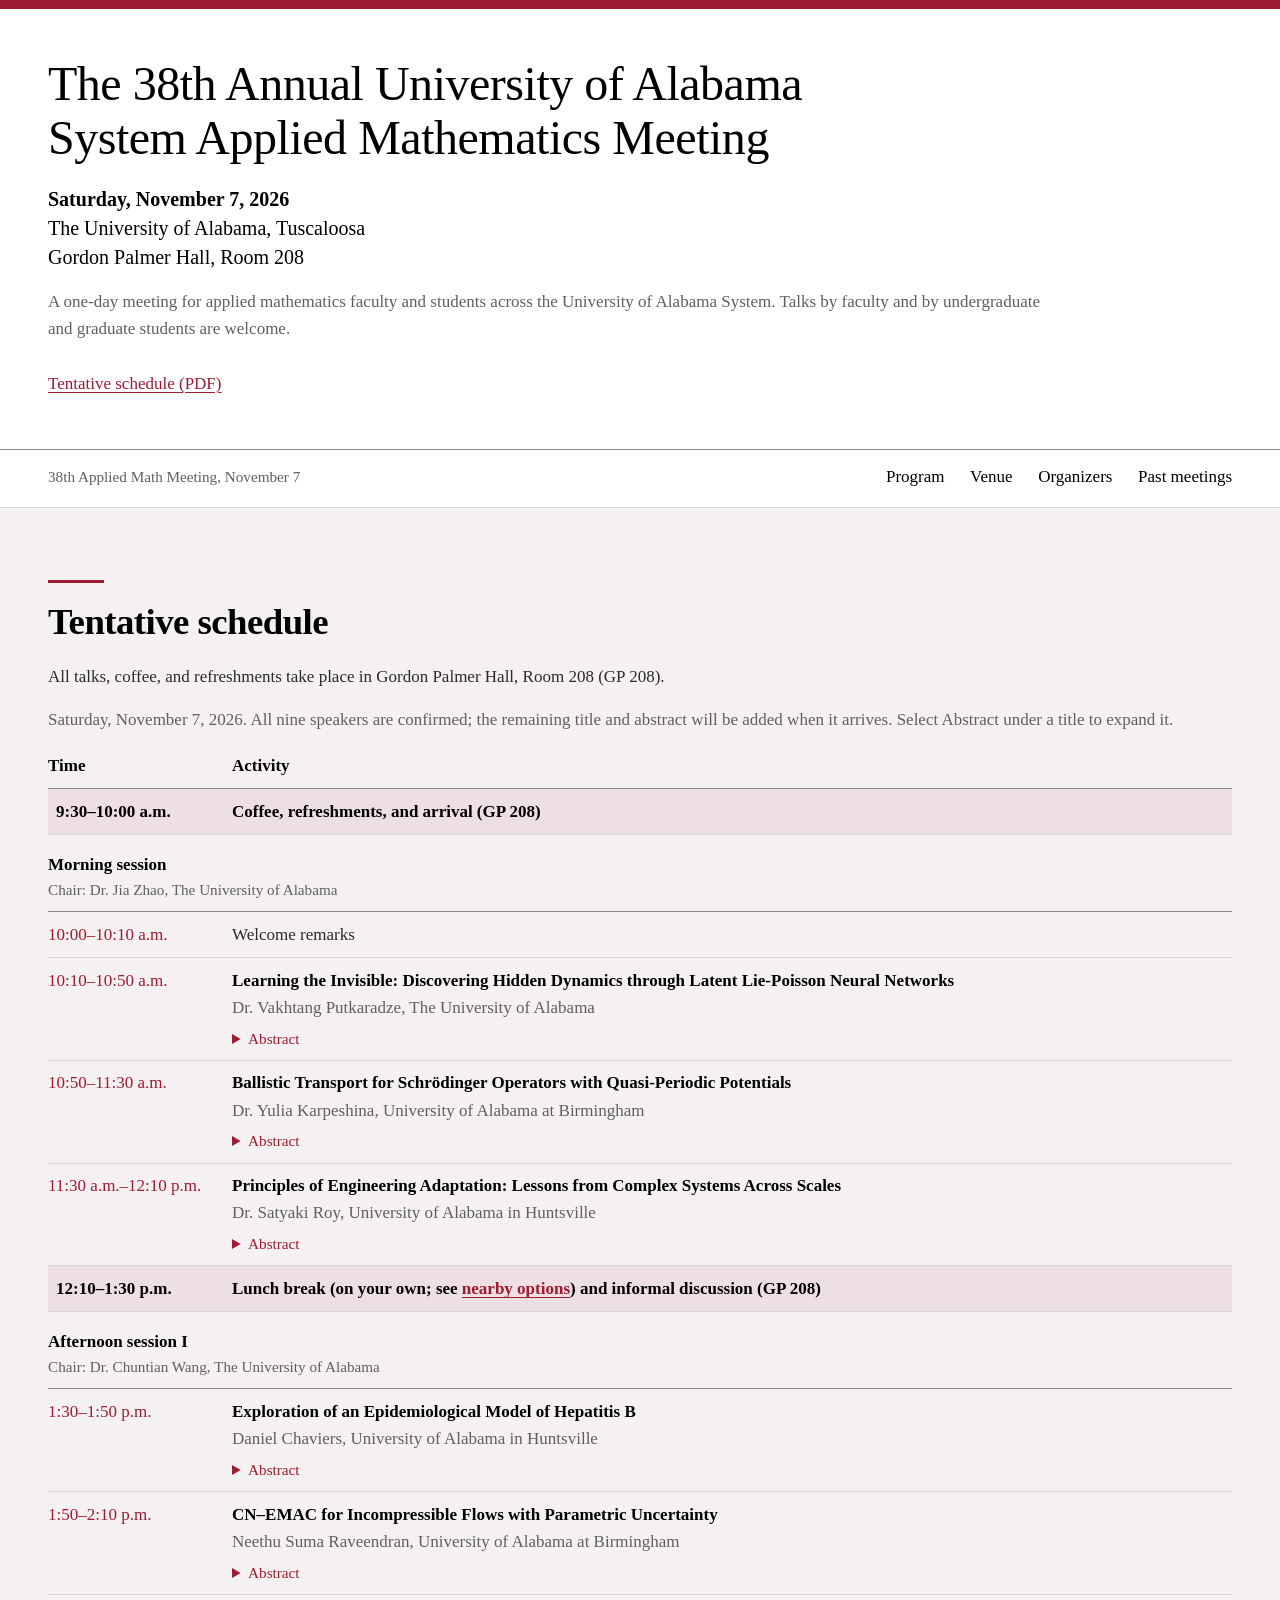
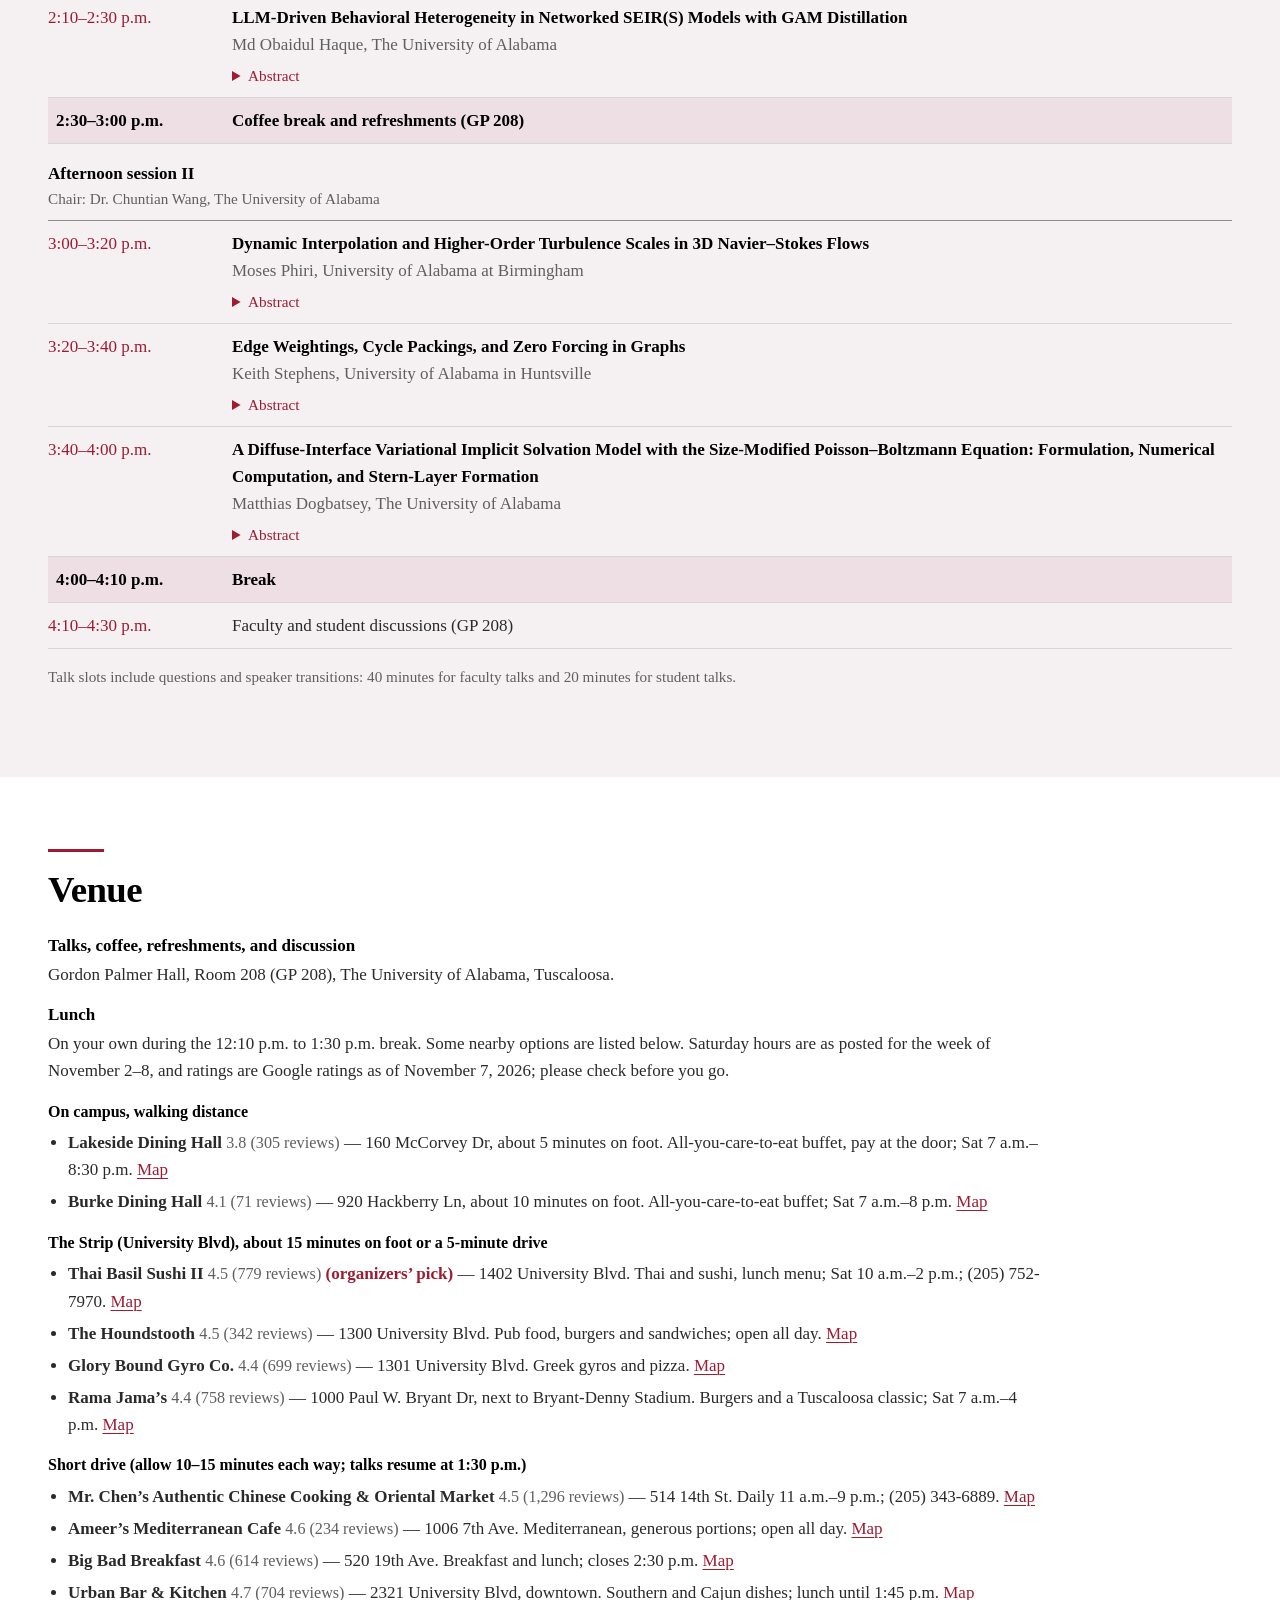
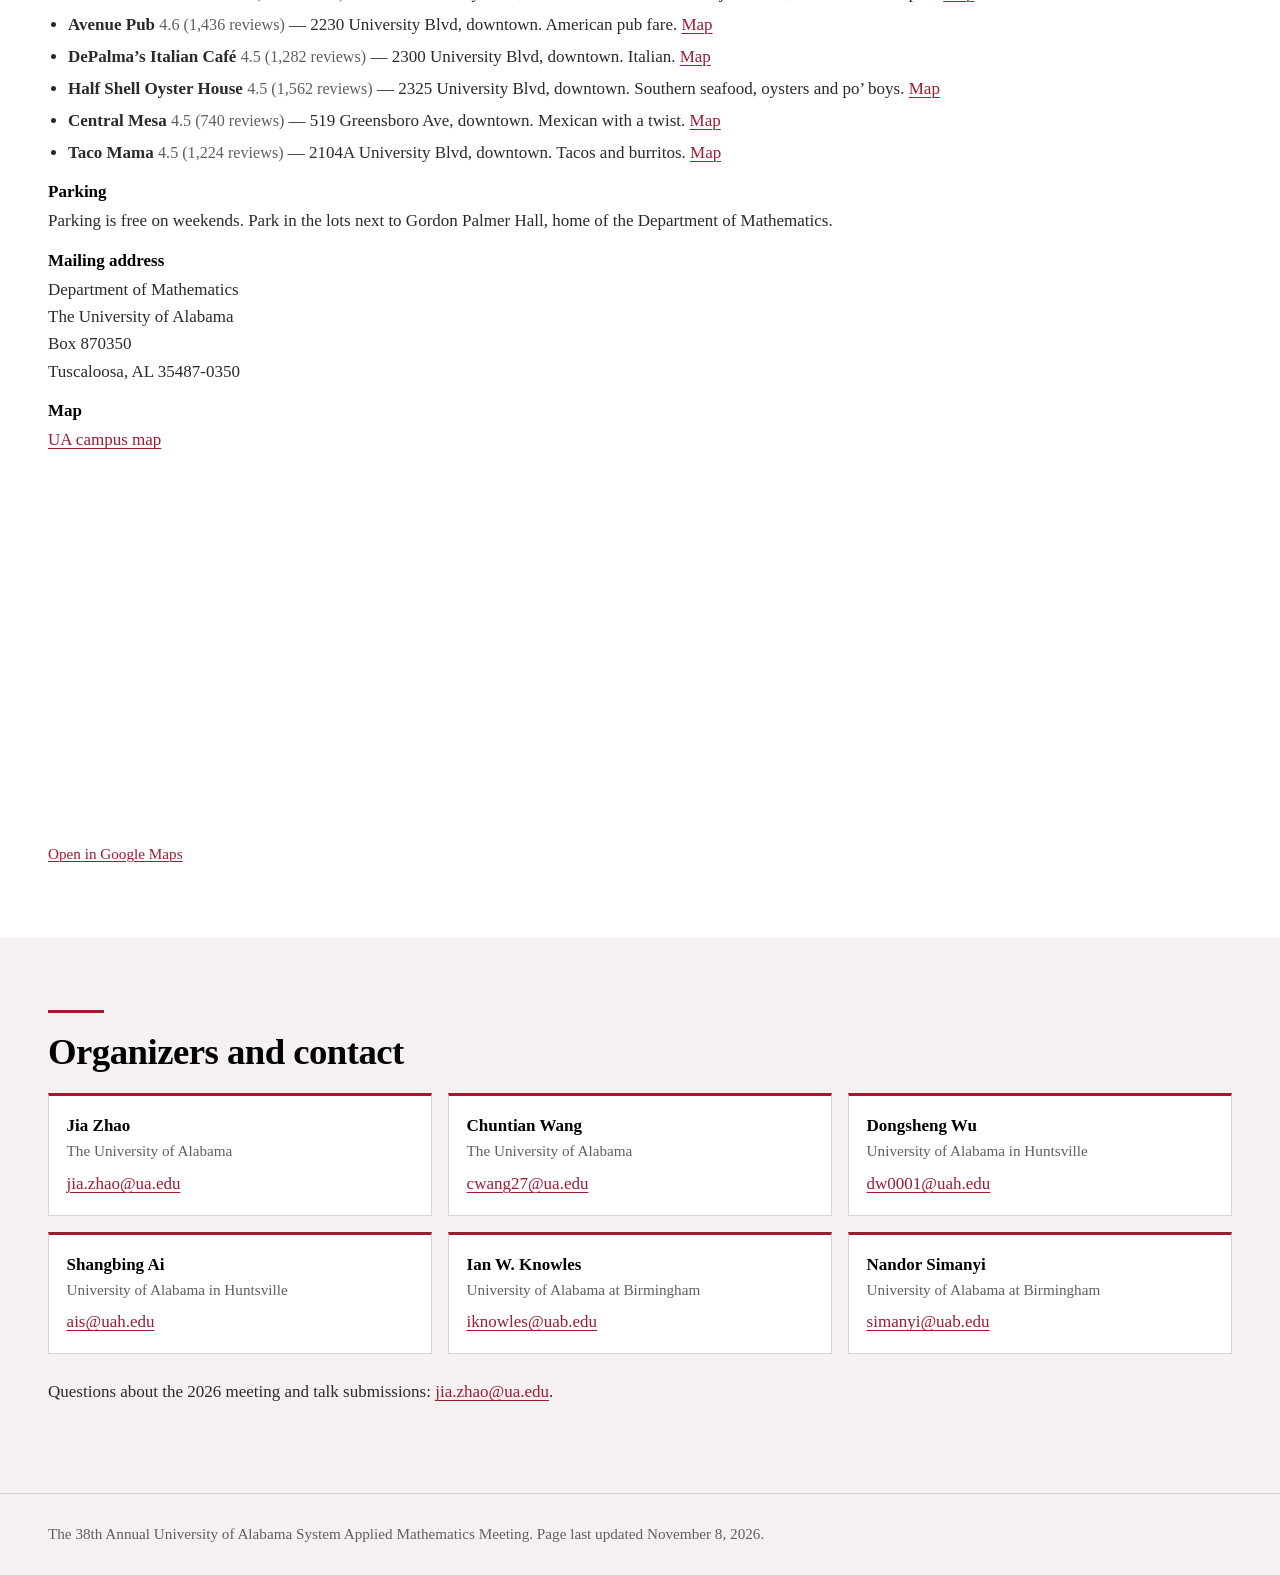
<file: index.html>
<!DOCTYPE html>
<html lang="en">
<head>
<meta charset="utf-8">
<meta name="viewport" content="width=device-width, initial-scale=1">
<title>UASAM 2026: The 38th Annual University of Alabama System Applied Mathematics Meeting</title>
<meta name="description" content="The 38th Annual University of Alabama System Applied Mathematics Meeting, Saturday, November 7, 2026, at The University of Alabama, Tuscaloosa. Program, venue, and organizers.">
<link rel="stylesheet" href="style.css?v=20261108">
<!--
  HOW TO EDIT THIS PAGE
  Fields still to be filled in before announcing are marked with <span class="tbd">…</span>.
  Search this file for "tbd" to find them all:
    (none open as of 2026-10-23)
  Each talk is recorded in abstracts/<campus>-<speaker>.md and rendered as
    <td><span class="talk-title">Title</span>
        <span class="speaker">Dr. Name, Campus</span>
        <details><summary>Abstract</summary><p>…</p></details></td>
  Mirror every row change in ../38th_Applied_Math_Meeting_Schedule.tex.
  When the schedule is final, change "Tentative schedule" to "Schedule" and
  regenerate assets/38th_Applied_Math_Meeting_Schedule.pdf from the .tex source.

  PAGE STRUCTURE
  Every top-level block is a full-width band that carries its own background;
  the inner <div class="wrap"> holds the text measure. Sections alternate
  between the paper and tinted bands (class="band band--tint"), so each one
  reads as a separate block. If you add or reorder a section, keep the
  alternation going and add its id to the <nav class="toc"> list.
-->
</head>
<body>

<header class="masthead" id="top">
  <div class="wrap">
    <h1>The 38th Annual University of Alabama System Applied Mathematics Meeting</h1>
    <p class="when-where">
      <span class="date">Saturday, November 7, 2026</span>
      <span>The University of Alabama, Tuscaloosa</span>
      <span>Gordon Palmer Hall, Room 208</span>
    </p>
    <p class="tentative">A one-day meeting for applied mathematics faculty and students across the University of Alabama System. Talks by faculty and by undergraduate and graduate students are welcome.</p>
    <ul class="actions">
      <!-- Hidden with the call for talks (2026-10-19):
      <li><a class="primary" href="#call-for-talks">Submit a talk by October 24</a></li>
      -->
      <li><a href="assets/38th_Applied_Math_Meeting_Schedule.pdf">Tentative schedule (PDF)</a></li>
    </ul>
  </div>
</header>

<nav class="toc" aria-label="On this page">
  <div class="wrap">
    <a class="toc-home" href="#top">38th Applied Math Meeting, November 7</a>
    <ul>
      <li><a href="#program">Program</a></li>
      <!-- <li><a href="#call-for-talks">Call for talks</a></li> -->
      <li><a href="#venue">Venue</a></li>
      <li><a href="#organizers">Organizers</a></li>
      <li><a href="previous-meetings.html">Past meetings</a></li>
    </ul>
  </div>
</nav>

<section id="program" class="band band--tint">
  <div class="wrap">
    <h2>Tentative schedule</h2>
    <p>All talks, coffee, and refreshments take place in Gordon Palmer Hall, Room 208 (GP 208).</p>

    <table class="schedule">
      <caption>Saturday, November 7, 2026. All nine speakers are confirmed; the remaining title and abstract will be added when it arrives. Select Abstract under a title to expand it.</caption>
      <thead>
        <tr><th scope="col">Time</th><th scope="col">Activity</th></tr>
      </thead>
      <tbody>
        <tr class="break"><th scope="row">9:30–10:00 a.m.</th><td>Coffee, refreshments, and arrival (GP 208)</td></tr>
        <tr class="session"><td colspan="2">Morning session <span class="chair">Chair: Dr. Jia Zhao, The University of Alabama</span></td></tr>
        <tr><th scope="row">10:00–10:10 a.m.</th><td>Welcome remarks</td></tr>
        <!-- Talk cells are rendered from abstracts/*.md; open slots keep class="slot" -->
        <tr><th scope="row">10:10–10:50 a.m.</th><td>
          <span class="talk-title">Learning the Invisible: Discovering Hidden Dynamics through Latent Lie-Poisson Neural Networks</span>
          <span class="speaker">Dr. Vakhtang Putkaradze, The University of Alabama</span>
          <details><summary>Abstract</summary><p>Many systems in mechanics, robotics, fluids, plasmas, and control have dynamics that are simplest in hidden momentum variables rather than in directly observed positions and velocities. This creates a natural question: can one learn the reduced physical dynamics from observable motion alone?</p><p>I will describe Latent Lie-Poisson Neural Networks (LLPNNs), a geometric machine-learning method that uses symmetry and Noether’s theorem to reconstruct hidden momentum trajectories from observed group motion. A neural network then learns the reduced Hamiltonian dynamics on the corresponding Lie-Poisson space, while Lie-group integration preserves the relevant geometric constraints over long times.</p><p>Examples include a generalized rigid body, Kirchhoff’s underwater vehicle, and multi-agent controlled vehicle systems. The results show that geometric reconstruction can improve long-time prediction in cases where black-box observable-space models do not contain enough information to define a closed dynamical system.</p></details>
        </td></tr>
        <tr><th scope="row">10:50–11:30 a.m.</th><td>
          <span class="talk-title">Ballistic Transport for Schrödinger Operators with Quasi-Periodic Potentials</span>
          <span class="speaker">Dr. Yulia Karpeshina, University of Alabama at Birmingham</span>
          <details><summary>Abstract</summary><p>We consider Schrödinger operators <i>H</i> = −Δ + <i>V</i>(<i>x</i>) in ℝ<sup>d</sup>, <i>d</i> ≥ 2, with quasi-periodic potential <i>V</i>(<i>x</i>). We prove that the absolutely continuous spectrum of a generic <i>H</i> contains a semi-axis [λ<sub>*</sub>, ∞). We also construct a family of eigenfunctions of the absolutely continuous spectrum; these eigenfunctions are small perturbations of the free waves at the high energy region. The existence of ballistic transport is proven. The proofs are based on the multi-scale analysis in the momentum space. This is joint work with Leonid Parnovski and Roman Shterenberg.</p></details>
        </td></tr>
        <tr><th scope="row">11:30 a.m.–12:10 p.m.</th><td>
          <span class="talk-title">Principles of Engineering Adaptation: Lessons from Complex Systems Across Scales</span>
          <span class="speaker">Dr. Satyaki Roy, University of Alabama in Huntsville</span>
          <details><summary>Abstract</summary><p>Complex systems often achieve robustness, efficiency, and adaptability without centralized control. System-level capabilities emerge from the organization of local interactions, feedback, and adaptation across multiple scales. This talk explores how these principles can inform the engineering of adaptive networked systems, drawing on examples from biological, technological, and healthcare systems. We begin with transcriptional regulatory networks, where recurring network motifs and their higher-order organization reveal structural principles associated with efficiency, robustness, and response to perturbations, motivating bio-inspired approaches to distributed sensing, in which local feedback and self-regulation enable sensor networks to balance energy consumption, information throughput, and quality of service. We extend these ideas to healthcare, where decentralized and federated learning provides a framework for collaborative intelligence under constraints of privacy, data ownership, heterogeneity, and trust. Finally, we consider systems in which adaptation occurs across coupled network layers, focusing on the interplay between information diffusion and infectious disease transmission. We develop a multiplex network framework in which social influence propagates through an inferred social network while disease dynamics evolve through a physical-contact network governed by epidemic dynamics. This coupling provides a computational framework for studying behavioral response, quarantine, and epidemic control when the underlying social and physical networks are only partially observable. Across these domains, we conclude that a common principle emerges: effective adaptation depends not only on individual components, but on how they are organized and how they interact with one another and their environment.</p></details>
        </td></tr>
        <tr class="break"><th scope="row">12:10–1:30 p.m.</th><td>Lunch break (on your own; see <a href="#lunch">nearby options</a>) and informal discussion (GP 208)</td></tr>
        <tr class="session"><td colspan="2">Afternoon session I <span class="chair">Chair: Dr. Chuntian Wang, The University of Alabama</span></td></tr>
        <tr><th scope="row">1:30–1:50 p.m.</th><td>
          <span class="talk-title">Exploration of an Epidemiological Model of Hepatitis B</span>
          <span class="speaker">Daniel Chaviers, University of Alabama in Huntsville</span>
          <details><summary>Abstract</summary><p>Infection with the hepatitis B virus (HBV) causes long-term harm to the liver, often resulting in cirrhosis, liver failure, and liver cancer. HBV is transmitted via fluid contact, and a particular concern is transmission in childbirth. Vaccination can prevent infection, and is over 95% effective, but vaccination is not universal. In this talk, we provide a brief overview of a SEICR-type epidemiological model for the disease. We investigate various aspects of the model that are of interest in more general investigations of dynamical systems (e.g. well-posedness, equilibria, stability), and explain their application to our model. We follow up with a control-theoretic analysis on the role of vaccination in our model, and pre-empt questions for future research into the control of HBV and the mathematical role of vertical transmission.</p></details>
        </td></tr>
        <tr><th scope="row">1:50–2:10 p.m.</th><td>
          <span class="talk-title">CN–EMAC for Incompressible Flows with Parametric Uncertainty</span>
          <span class="speaker">Neethu Suma Raveendran, University of Alabama at Birmingham</span>
          <details><summary>Abstract</summary><p>Accurate simulation of incompressible flows becomes particularly challenging when physical parameters are uncertain and the finite element velocity satisfies the incompressibility constraint only weakly. In this talk, we present a fully discrete Crank–Nicolson energy–momentum–angular-momentum conserving (CN–EMAC) finite element method for parameterized Navier–Stokes equations. It is coupled with stochastic collocation method, reducing the stochastic problem to independent deterministic solves at the collocation points.</p><p>We establish unconditional energy stability and derive a velocity error estimate of order <i>O</i>(<i>h</i><sup><i>k</i></sup> + Δ<i>t</i><sup>2</sup>). For inviscid, unforced flow, the fully converged scheme without grad–div stabilization conserves kinetic energy, linear momentum, and angular momentum. Numerical experiments verify the predicted accuracy and demonstrate the method’s conservation properties and robustness for several benchmark flows.</p></details>
        </td></tr>
        <tr><th scope="row">2:10–2:30 p.m.</th><td>
          <span class="talk-title">LLM-Driven Behavioral Heterogeneity in Networked SEIR(S) Models with GAM Distillation</span>
          <span class="speaker">Md Obaidul Haque, The University of Alabama</span>
          <details><summary>Abstract</summary><p>Human behavior has a large impact on epidemic dynamics, yet classical compartmental models usually treat individuals as homogeneous and their protective behavior as absent or fixed. We develop a hybrid networked SEIR framework in which a large language model (LLM) provides each agent’s behavioral decisions. Agent profiles, epidemic conditions, social influence, and policy signals are encoded as natural-language prompts, and the LLM returns a willingness-to-comply score that sets the agent’s self-protection level. Single-factor experiments show distinct, demographically structured infection burdens across age, occupation, and income groups, which no-protection, heuristic, and fixed-mean baselines fail to reproduce. We then reformulate the model as an SEIRS continuous-time Markov chain driven by independent Poisson clocks with waning immunity. Because querying the LLM for every decision is slow and costly, we replace it with a distilled, interpretable generalized additive model (GAM) trained on current-state inputs. In preliminary validation, the GAM surrogate reproduces the LLM-driven epidemic trajectories. It enables faster simulations at no API cost, opening a path to large-population studies of LLM-driven behavior.</p></details>
        </td></tr>
        <tr class="break"><th scope="row">2:30–3:00 p.m.</th><td>Coffee break and refreshments (GP 208)</td></tr>
        <tr class="session"><td colspan="2">Afternoon session II <span class="chair">Chair: Dr. Chuntian Wang, The University of Alabama</span></td></tr>
        <tr><th scope="row">3:00–3:20 p.m.</th><td>
          <span class="talk-title">Dynamic Interpolation and Higher-Order Turbulence Scales in 3D Navier–Stokes Flows</span>
          <span class="speaker">Moses Phiri, University of Alabama at Birmingham</span>
          <details><summary>Abstract</summary><p>We investigate the three-dimensional unforced Navier–Stokes equations through the interaction between spatial analyticity and the geometric sparseness of regions of intense fluid activity (i.e., regions where the fluid’s motion varies sharply). Viewing higher-order derivative ratios as turbulence scales, we introduce time-weighted bridge inequalities quantifying ratios between lower- and higher-order derivative norms. These time weights provide a less restrictive environment for the ratios giving the construction more flexibility and they are chosen in such a way that the resulting lower bound on the radius of analyticity dominates the sparseness scale of the super-level sets, which indicates that the flow entered the dissipation regime. Combining this scale comparison with a harmonic-measure maximum principle on one-dimensional sparse sets yields a contraction in the relevant derivative norm, thereby excluding a general class of blow-up scenarios. Consequently, the strong solution extends analytically beyond the candidate blow-up time.</p></details>
        </td></tr>
        <tr><th scope="row">3:20–3:40 p.m.</th><td>
          <span class="talk-title">Edge Weightings, Cycle Packings, and Zero Forcing in Graphs</span>
          <span class="speaker">Keith Stephens, University of Alabama in Huntsville</span>
          <details><summary>Abstract</summary><p>The topic of zero forcing in graph theory has been extensively investigated because the zero forcing number—a graph parameter—has strong connections to the question of the maximum nullity of an adjacency-type matrix for a graph. Zero forcing is a game played on the vertices of a graph in which some vertices start out black, the rest white. If a black vertex has only one white neighbor, it may color that neighbor black, in which case it is called a forcing vertex and its neighbor is said to have been forced; the game continues until all vertices are black, or until there is not another black vertex with a solitary white neighbor.</p><p>This talk explores the connections between zero forcing and girth, the length of a shortest cycle in a graph. Work of Davila and Kenter has found a lower bound for the zero forcing number in terms of minimum degree (minimum number of neighbors among all vertices) and girth. We improve upon this lower bound for graphs with relatively large girth, by tying the question of zero forcing to problems involving edge weightings of graphs.</p><p>The connection arises by considering, for a graph on which the zero forcing game is played, a subgraph consisting of, roughly speaking, the forcing vertices. Specifically, we investigate the minimum number of edges such a graph can have, given information about its cyclotomic number (number of edges which must be removed to eliminate all cycles). This number turns out to be equal to the minimum possible total value of a member of a certain class of edge weightings, where an edge weighting here means an assignment of a nonnegative integer value to each edge in a graph subject to certain constraints on the sum of the edge weights in each cycle.</p></details>
        </td></tr>
        <tr><th scope="row">3:40–4:00 p.m.</th><td>
          <span class="talk-title">A Diffuse-Interface Variational Implicit Solvation Model with the Size-Modified Poisson–Boltzmann Equation: Formulation, Numerical Computation, and Stern-Layer Formation</span>
          <span class="speaker">Matthias Dogbatsey, The University of Alabama</span>
          <details><summary>Abstract</summary><p>Diffuse-interface variational implicit solvation models (VISMs) enable efficient computation of ensemble average solvation energies without costly molecular dynamics sampling. However, the underlying coupled nonlinear PDEs remain computationally demanding, and the classical Poisson–Boltzmann model neglects finite ion size, predicting unphysically high concentrations near molecular surfaces. We present the first numerical realization of the diffuse-interface VISM, developed to date only analytically, and the first to incorporate steric effects via the fully nonlinear size-modified Poisson–Boltzmann (SMPB) equation, coupled to a <i>p</i>-Laplace equation that determines the solute-solvent interface variationally rather than prescribing it. Our solver combines an alternating direction implicit scheme with an inexact Newton–Krylov method, stabilized by a coupling relaxation strategy. We validate against manufactured solutions and biomolecular benchmarks, and show that both steric ion effects and short-range Lennard-Jones repulsion are required for a Stern layer to emerge.</p></details>
        </td></tr>
        <tr class="break"><th scope="row">4:00–4:10 p.m.</th><td>Break</td></tr>
        <tr><th scope="row">4:10–4:30 p.m.</th><td>Faculty and student discussions (GP 208)</td></tr>
      </tbody>
    </table>
    <p class="schedule-note">Talk slots include questions and speaker transitions: 40 minutes for faculty talks and 20 minutes for student talks.</p>
  </div>
</section>

<!-- Call for talks hidden 2026-10-19 (all nine speakers confirmed). To restore, uncomment this
     section, the toc link, and the hero button, and swap the venue/organizers band classes back.
<section id="call-for-talks" class="band">
  <div class="wrap">
    <h2>Call for talks</h2>
    <p>Faculty, postdocs, and undergraduate and graduate students from any University of Alabama System campus are invited to give a talk. Contributions on any topic in applied and computational mathematics are welcome.</p>
    <dl>
      <dt>What to send</dt>
      <dd>Your name, affiliation, whether you are faculty or a student, the talk title, and a short abstract.</dd>
      <dt>Where to send it</dt>
      <dd>Email Jia Zhao at <a href="mailto:jia.zhao@ua.edu">jia.zhao@ua.edu</a>.</dd>
      <dt>Deadline</dt>
      <dd>Saturday, October 24, 2026, for both talk submissions and registration.</dd>
      <dt>Talk length</dt>
      <dd>40 minutes for faculty talks and 20 minutes for student talks, including questions.</dd>
      <dt>Attending without a talk</dt>
      <dd>You are welcome. Please email the same address by October 24 so we can plan refreshments.</dd>
    </dl>
  </div>
</section>
-->

<section id="venue" class="band">
  <div class="wrap">
    <h2>Venue</h2>
    <dl>
      <dt>Talks, coffee, refreshments, and discussion</dt>
      <dd>Gordon Palmer Hall, Room 208 (GP 208), The University of Alabama, Tuscaloosa.</dd>
      <dt>Lunch</dt>
      <dd id="lunch" class="lunch">
        <p>On your own during the 12:10 p.m. to 1:30 p.m. break. Some nearby options are listed below. Saturday hours are as posted for the week of November 2&ndash;8, and ratings are Google ratings as of November 7, 2026; please check before you go.</p>
        <h3>On campus, walking distance</h3>
        <ul class="lunch-list">
          <li><strong>Lakeside Dining Hall</strong> <span class="rating">3.8 (305 reviews)</span> &mdash; 160 McCorvey Dr, about 5 minutes on foot. All-you-care-to-eat buffet, pay at the door; Sat 7 a.m.&ndash;8:30 p.m. <a href="https://www.google.com/maps/search/?api=1&amp;query=Lakeside+Dining+Hall,+160+McCorvey+Dr,+Tuscaloosa,+AL+35487">Map</a></li>
          <li><strong>Burke Dining Hall</strong> <span class="rating">4.1 (71 reviews)</span> &mdash; 920 Hackberry Ln, about 10 minutes on foot. All-you-care-to-eat buffet; Sat 7 a.m.&ndash;8 p.m. <a href="https://www.google.com/maps/search/?api=1&amp;query=Burke+Dining+Hall,+920+Hackberry+Ln,+Tuscaloosa,+AL+35401">Map</a></li>
        </ul>
        <h3>The Strip (University Blvd), about 15 minutes on foot or a 5-minute drive</h3>
        <ul class="lunch-list">
          <li><strong>Thai Basil Sushi II</strong> <span class="rating">4.5 (779 reviews)</span> <span class="pick">(organizers&rsquo; pick)</span> &mdash; 1402 University Blvd. Thai and sushi, lunch menu; Sat 10 a.m.&ndash;2 p.m.; (205) 752-7970. <a href="https://www.google.com/maps/search/?api=1&amp;query=Thai+Basil+Sushi+II,+1402+University+Blvd,+Tuscaloosa,+AL+35401">Map</a></li>
          <li><strong>The Houndstooth</strong> <span class="rating">4.5 (342 reviews)</span> &mdash; 1300 University Blvd. Pub food, burgers and sandwiches; open all day. <a href="https://www.google.com/maps/search/?api=1&amp;query=The+Houndstooth,+1300+University+Blvd,+Tuscaloosa,+AL+35401">Map</a></li>
          <li><strong>Glory Bound Gyro Co.</strong> <span class="rating">4.4 (699 reviews)</span> &mdash; 1301 University Blvd. Greek gyros and pizza. <a href="https://www.google.com/maps/search/?api=1&amp;query=Glory+Bound+Gyro+Co,+1301+University+Blvd,+Tuscaloosa,+AL+35401">Map</a></li>
          <li><strong>Rama Jama&rsquo;s</strong> <span class="rating">4.4 (758 reviews)</span> &mdash; 1000 Paul W. Bryant Dr, next to Bryant-Denny Stadium. Burgers and a Tuscaloosa classic; Sat 7 a.m.&ndash;4 p.m. <a href="https://www.google.com/maps/search/?api=1&amp;query=Rama+Jama%27s,+1000+Paul+W+Bryant+Dr,+Tuscaloosa,+AL+35401">Map</a></li>
        </ul>
        <h3>Short drive (allow 10&ndash;15 minutes each way; talks resume at 1:30 p.m.)</h3>
        <ul class="lunch-list">
          <li><strong>Mr. Chen&rsquo;s Authentic Chinese Cooking &amp; Oriental Market</strong> <span class="rating">4.5 (1,296 reviews)</span> &mdash; 514 14th St. Daily 11 a.m.&ndash;9 p.m.; (205) 343-6889. <a href="https://www.google.com/maps/search/?api=1&amp;query=Mr.+Chen%27s+Authentic+Chinese+Cooking,+514+14th+St,+Tuscaloosa,+AL+35401">Map</a></li>
          <li><strong>Ameer&rsquo;s Mediterranean Cafe</strong> <span class="rating">4.6 (234 reviews)</span> &mdash; 1006 7th Ave. Mediterranean, generous portions; open all day. <a href="https://www.google.com/maps/search/?api=1&amp;query=Ameer%27s+Mediterranean+Cafe,+1006+7th+Ave,+Tuscaloosa,+AL+35401">Map</a></li>
          <li><strong>Big Bad Breakfast</strong> <span class="rating">4.6 (614 reviews)</span> &mdash; 520 19th Ave. Breakfast and lunch; closes 2:30 p.m. <a href="https://www.google.com/maps/search/?api=1&amp;query=Big+Bad+Breakfast,+520+19th+Ave,+Tuscaloosa,+AL+35401">Map</a></li>
          <li><strong>Urban Bar &amp; Kitchen</strong> <span class="rating">4.7 (704 reviews)</span> &mdash; 2321 University Blvd, downtown. Southern and Cajun dishes; lunch until 1:45 p.m. <a href="https://www.google.com/maps/search/?api=1&amp;query=Urban+Bar+%26+Kitchen,+2321+University+Blvd,+Tuscaloosa,+AL+35401">Map</a></li>
          <li><strong>Avenue Pub</strong> <span class="rating">4.6 (1,436 reviews)</span> &mdash; 2230 University Blvd, downtown. American pub fare. <a href="https://www.google.com/maps/search/?api=1&amp;query=Avenue+Pub,+2230+University+Blvd,+Tuscaloosa,+AL+35401">Map</a></li>
          <li><strong>DePalma&rsquo;s Italian Caf&eacute;</strong> <span class="rating">4.5 (1,282 reviews)</span> &mdash; 2300 University Blvd, downtown. Italian. <a href="https://www.google.com/maps/search/?api=1&amp;query=DePalma%27s+Italian+Cafe,+2300+University+Blvd,+Tuscaloosa,+AL+35401">Map</a></li>
          <li><strong>Half Shell Oyster House</strong> <span class="rating">4.5 (1,562 reviews)</span> &mdash; 2325 University Blvd, downtown. Southern seafood, oysters and po&rsquo; boys. <a href="https://www.google.com/maps/search/?api=1&amp;query=Half+Shell+Oyster+House,+2325+University+Blvd,+Tuscaloosa,+AL+35401">Map</a></li>
          <li><strong>Central Mesa</strong> <span class="rating">4.5 (740 reviews)</span> &mdash; 519 Greensboro Ave, downtown. Mexican with a twist. <a href="https://www.google.com/maps/search/?api=1&amp;query=Central+Mesa,+519+Greensboro+Ave,+Tuscaloosa,+AL+35401">Map</a></li>
          <li><strong>Taco Mama</strong> <span class="rating">4.5 (1,224 reviews)</span> &mdash; 2104A University Blvd, downtown. Tacos and burritos. <a href="https://www.google.com/maps/search/?api=1&amp;query=Taco+Mama,+2104A+University+Blvd,+Tuscaloosa,+AL+35401">Map</a></li>
        </ul>
      </dd>
      <dt>Parking</dt>
      <dd>Parking is free on weekends. Park in the lots next to Gordon Palmer Hall, home of the Department of Mathematics.</dd>
      <dt>Mailing address</dt>
      <dd><address>Department of Mathematics<br>The University of Alabama<br>Box 870350<br>Tuscaloosa, AL 35487-0350</address></dd>
      <dt>Map</dt>
      <dd><a href="https://map.ua.edu/">UA campus map</a></dd>
    </dl>
    <div class="map">
      <iframe title="Map of Gordon Palmer Hall, The University of Alabama" src="https://www.google.com/maps?q=Gordon+Palmer+Hall,+Tuscaloosa,+AL+35487&amp;output=embed" loading="lazy" referrerpolicy="no-referrer-when-downgrade" allowfullscreen></iframe>
      <p><a href="https://www.google.com/maps/search/?api=1&amp;query=Gordon+Palmer+Hall,+Tuscaloosa,+AL+35487">Open in Google Maps</a></p>
    </div>
  </div>
</section>

<section id="organizers" class="band band--tint">
  <div class="wrap">
    <h2>Organizers and contact</h2>
    <ul class="people">
      <li><span class="name">Jia Zhao</span><span class="aff">The University of Alabama</span><a href="mailto:jia.zhao@ua.edu">jia.zhao@ua.edu</a></li>
      <li><span class="name">Chuntian Wang</span><span class="aff">The University of Alabama</span><a href="mailto:cwang27@ua.edu">cwang27@ua.edu</a></li>
      <li><span class="name">Dongsheng Wu</span><span class="aff">University of Alabama in Huntsville</span><a href="mailto:dw0001@uah.edu">dw0001@uah.edu</a></li>
      <li><span class="name">Shangbing Ai</span><span class="aff">University of Alabama in Huntsville</span><a href="mailto:ais@uah.edu">ais@uah.edu</a></li>
      <li><span class="name">Ian W. Knowles</span><span class="aff">University of Alabama at Birmingham</span><a href="mailto:iknowles@uab.edu">iknowles@uab.edu</a></li>
      <li><span class="name">Nandor Simanyi</span><span class="aff">University of Alabama at Birmingham</span><a href="mailto:simanyi@uab.edu">simanyi@uab.edu</a></li>
    </ul>
    <p>Questions about the 2026 meeting and talk submissions: <a href="mailto:jia.zhao@ua.edu">jia.zhao@ua.edu</a>.</p>
  </div>
</section>

<footer class="band--tint">
  <div class="wrap">
    <p>The 38th Annual University of Alabama System Applied Mathematics Meeting. Page last updated November 8, 2026.</p>
  </div>
</footer>

<script>
/* Pins the section navigation and marks the section currently being read.
   Plain vanilla JS, no library. The page works fully without it. */
(function () {
  var nav = document.querySelector('.toc');
  if (!nav) return;

  var onScroll = function () {
    nav.classList.toggle('is-stuck', nav.getBoundingClientRect().top <= 0);
  };
  window.addEventListener('scroll', onScroll, { passive: true });
  onScroll();

  /* Anchor jumps must clear the pinned bar. Its height changes when the links
     wrap, so measure it rather than trusting the value in the stylesheet. */
  var setNavHeight = function () {
    var h = Math.ceil(nav.getBoundingClientRect().height) + 12;
    document.documentElement.style.setProperty('--nav-height', h + 'px');
  };
  setNavHeight();
  window.addEventListener('resize', setNavHeight);

  if (!('IntersectionObserver' in window)) return;

  var links = {}, sections = [], seen = Object.create(null);
  Array.prototype.forEach.call(nav.querySelectorAll('a[href^="#"]'), function (a) {
    var target = document.getElementById(a.getAttribute('href').slice(1));
    if (target && target.tagName === 'SECTION') { links[target.id] = a; sections.push(target); }
  });
  if (!sections.length) return;

  /* The detection band is a thin strip below the pinned bar: the schedule is
     taller than the viewport, so without it several sections match at once. */
  var mark = function (current) {
    for (var id in links) links[id].classList.toggle('is-current', id === current);
  };

  var update = function () {
    var doc = document.documentElement;
    /* The last section is shorter than the detection band, so it would never
       match on its own: at the end of the page it is what is being read. */
    if (window.scrollY + window.innerHeight >= doc.scrollHeight - 2) {
      mark(sections[sections.length - 1].id);
      return;
    }
    var current = null;
    sections.forEach(function (s) { if (seen[s.id]) current = s.id; });
    if (current) mark(current);
    else if (window.scrollY < sections[0].offsetTop) mark(null);
  };

  var observer = new IntersectionObserver(function (entries) {
    entries.forEach(function (e) { seen[e.target.id] = e.isIntersecting; });
    update();
  }, { rootMargin: '-76px 0px -70% 0px' });
  sections.forEach(function (s) { observer.observe(s); });
  window.addEventListener('scroll', update, { passive: true });
})();
</script>

</body>
</html>
</file>
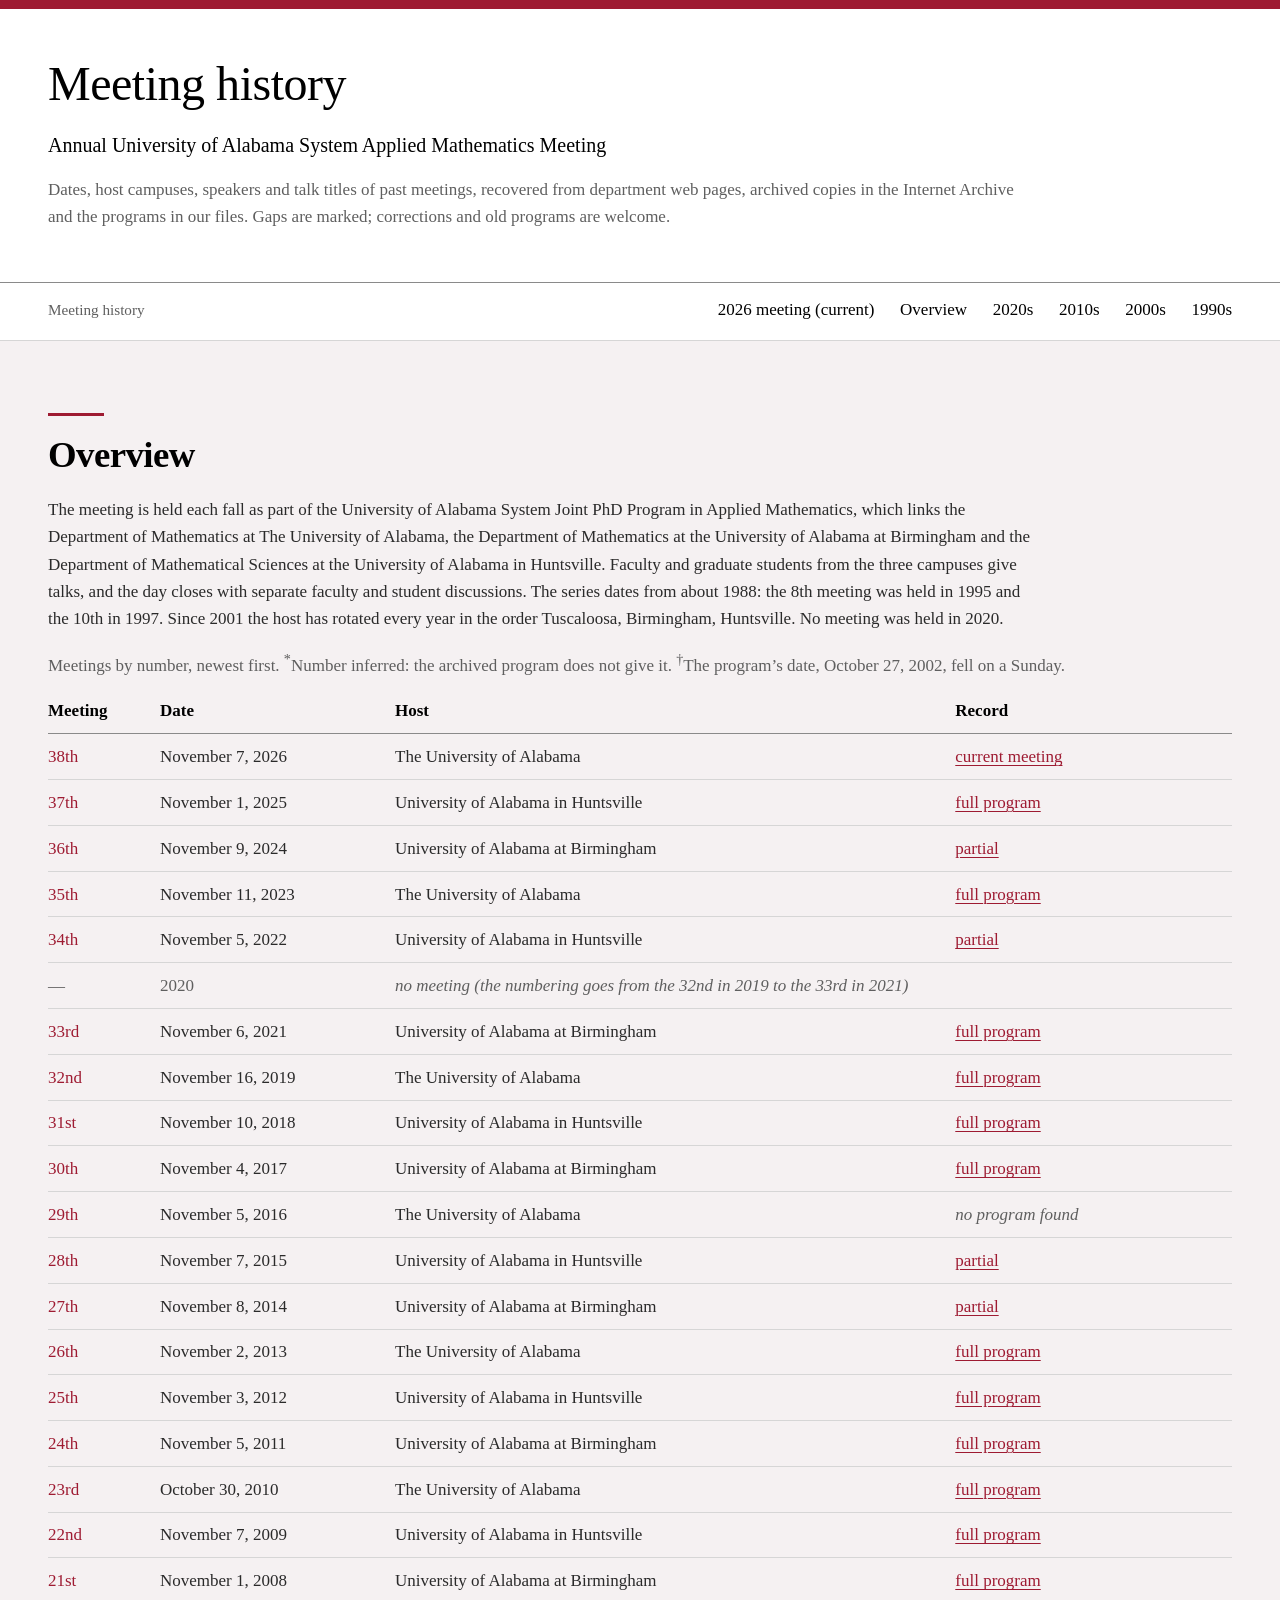
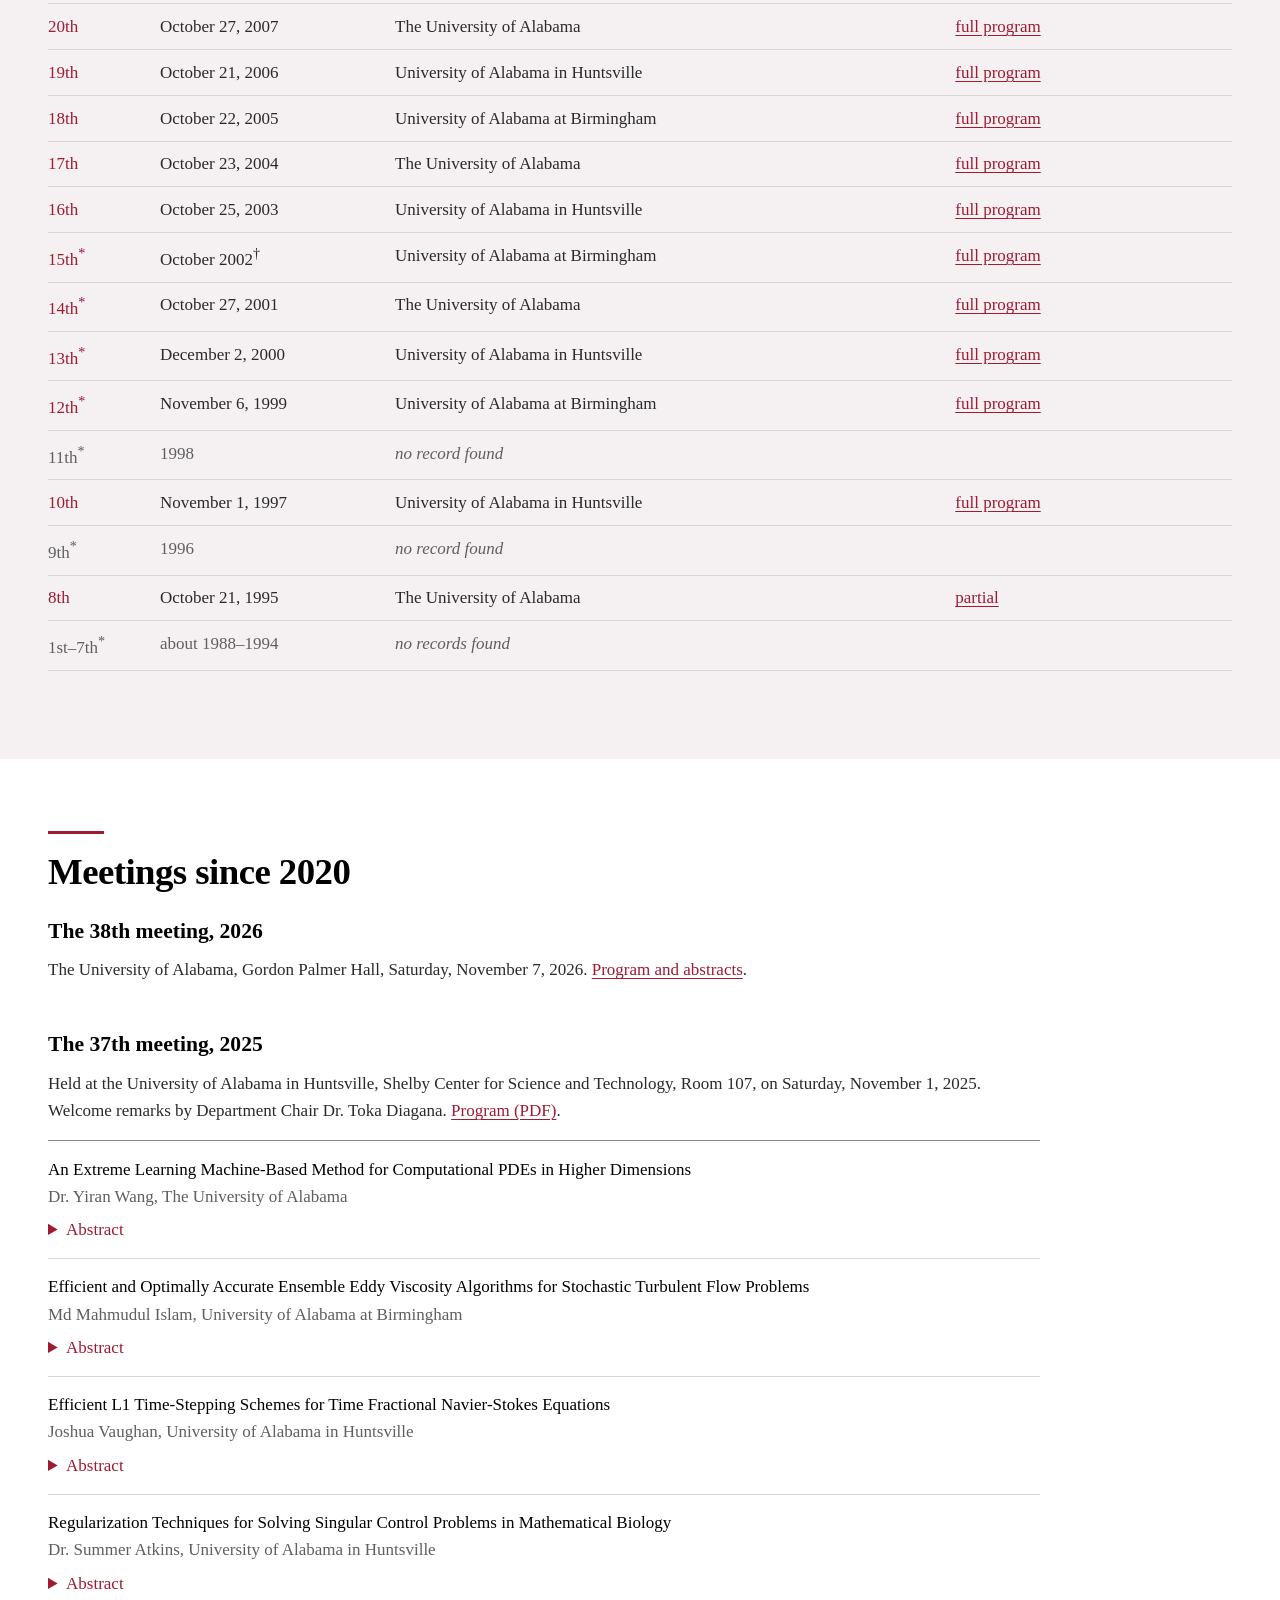
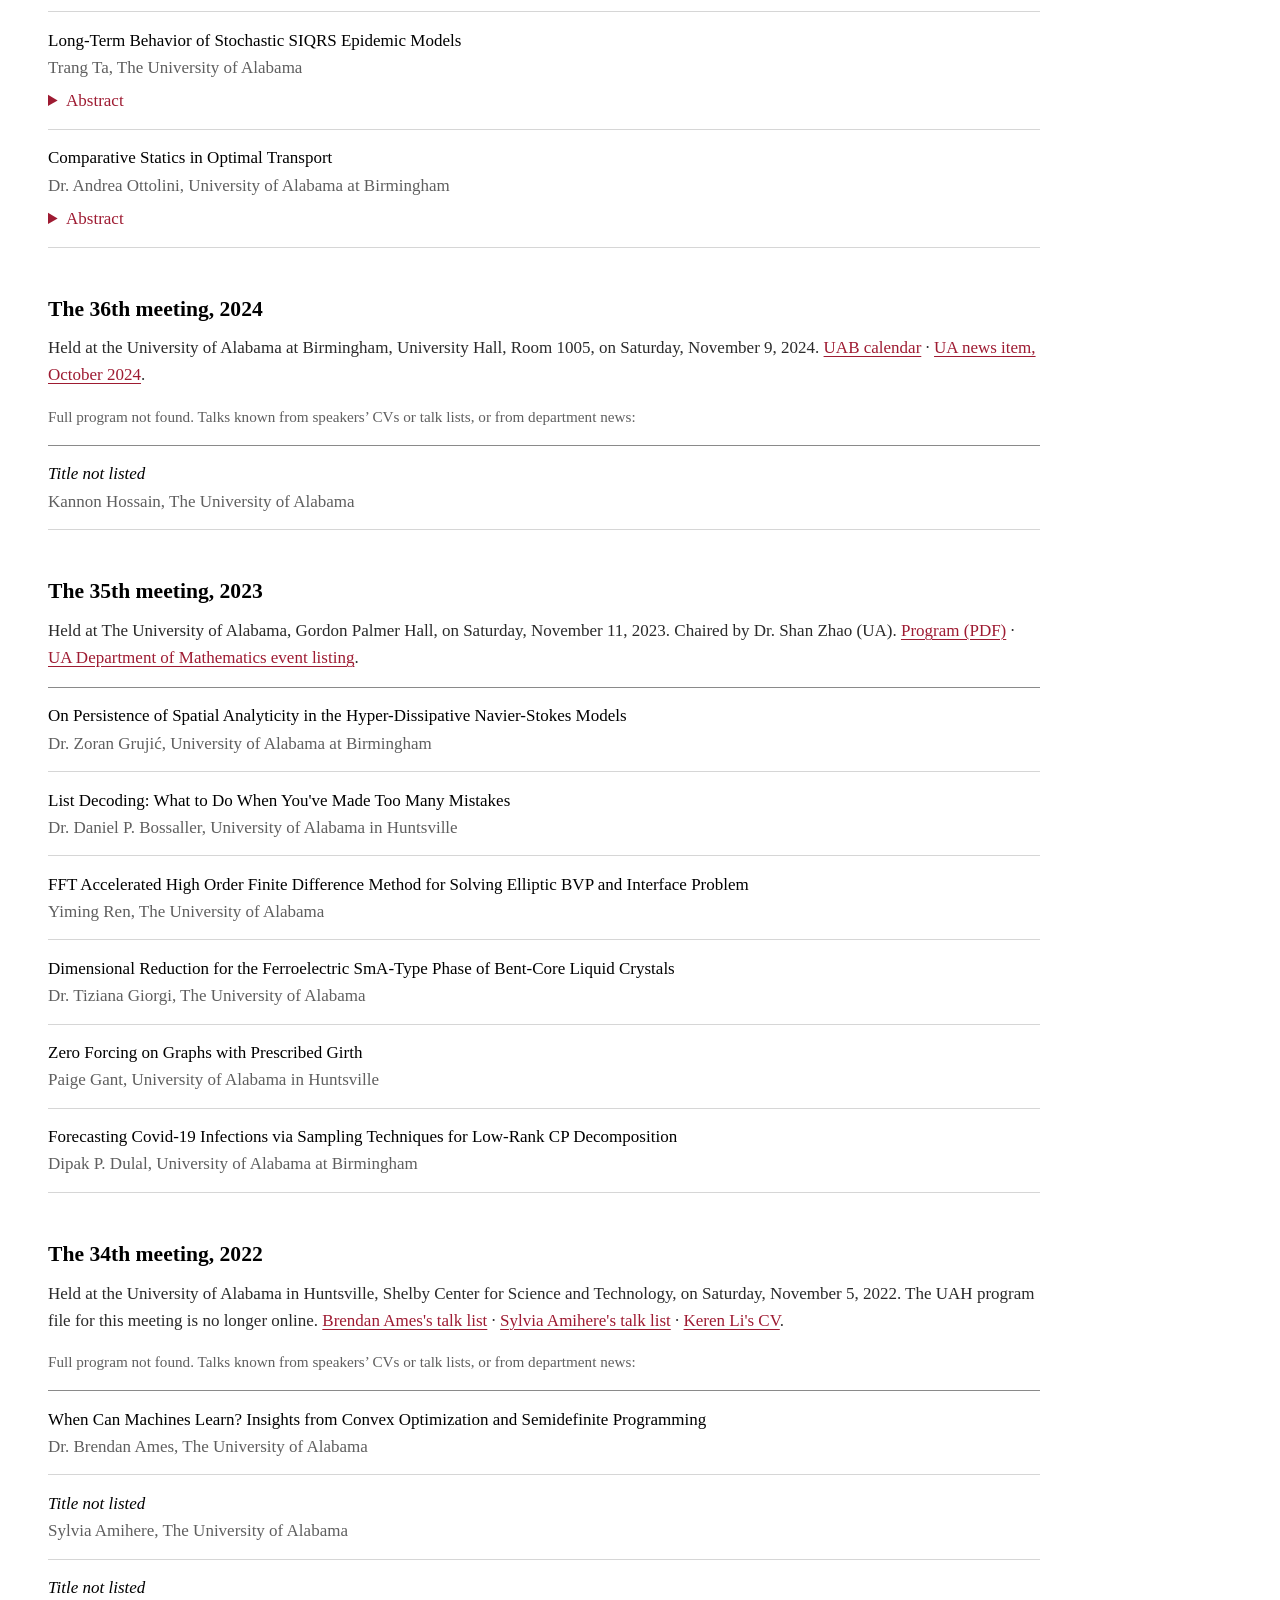
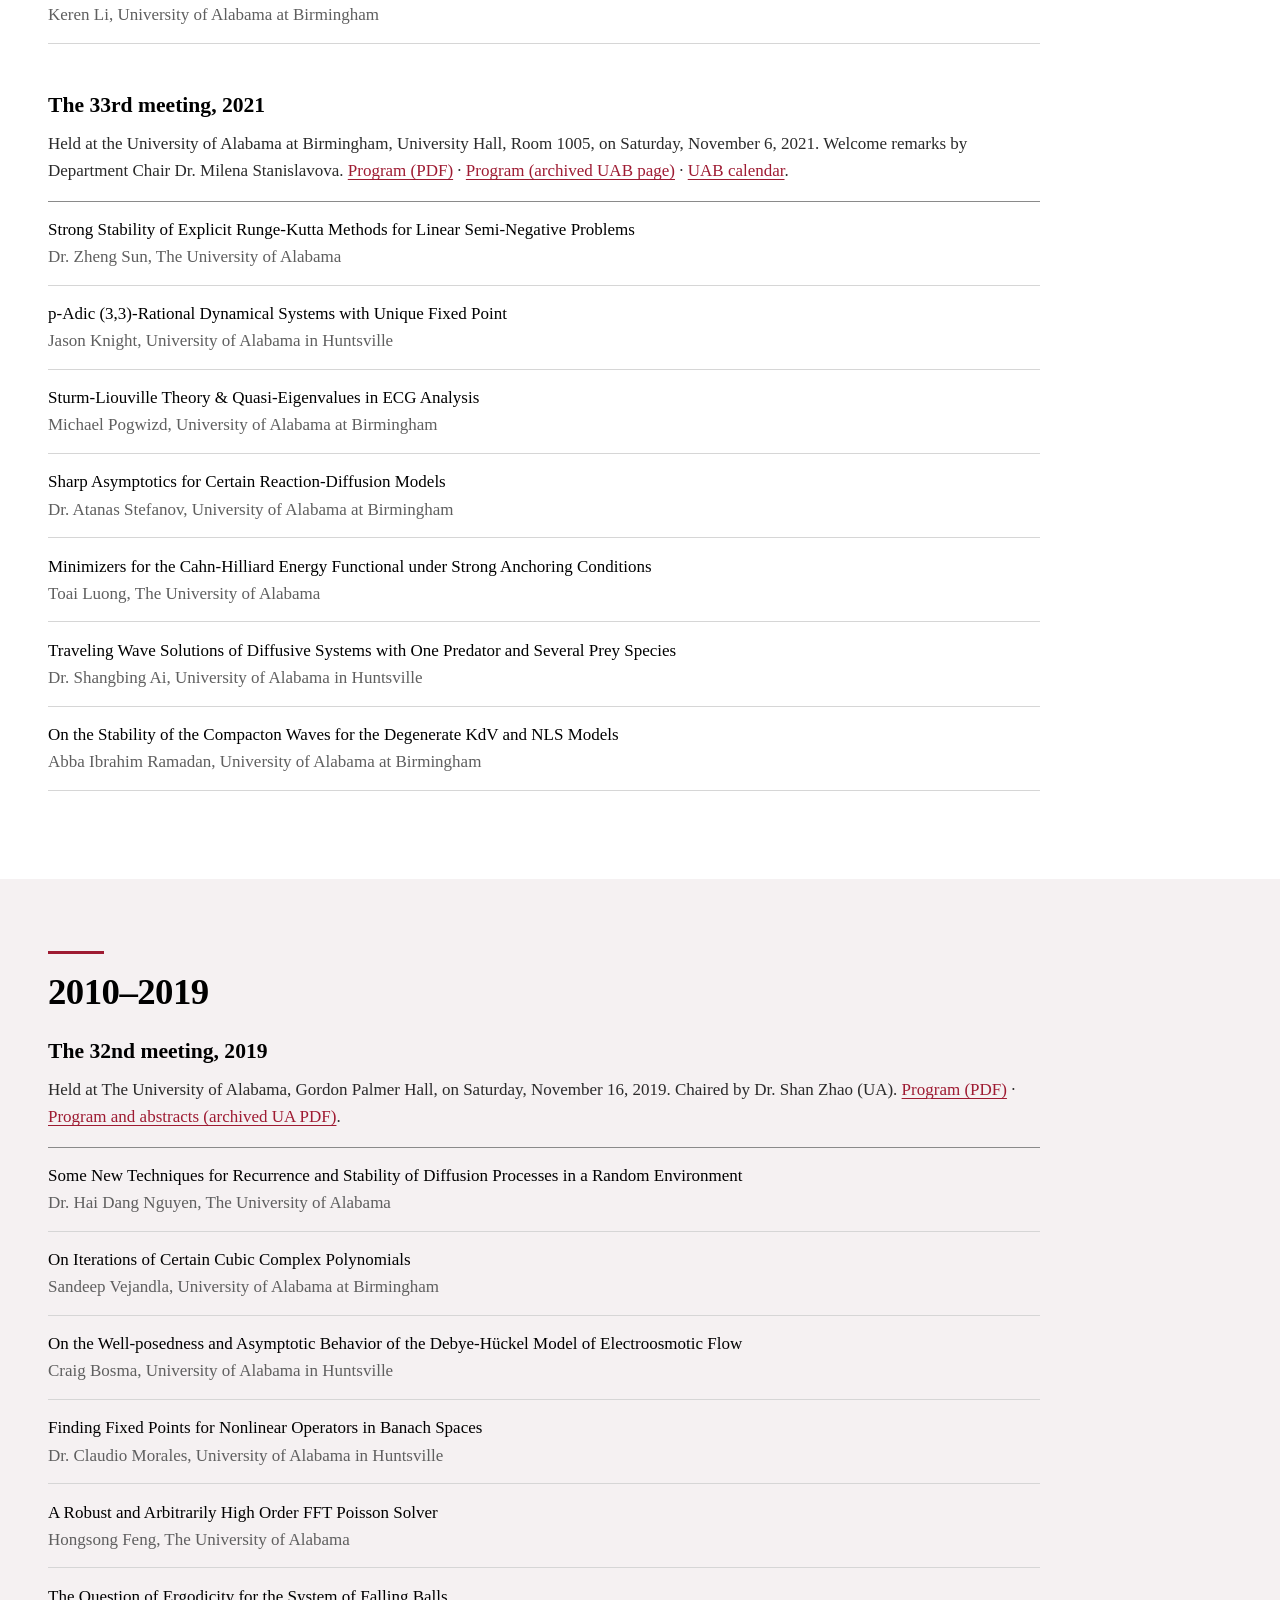
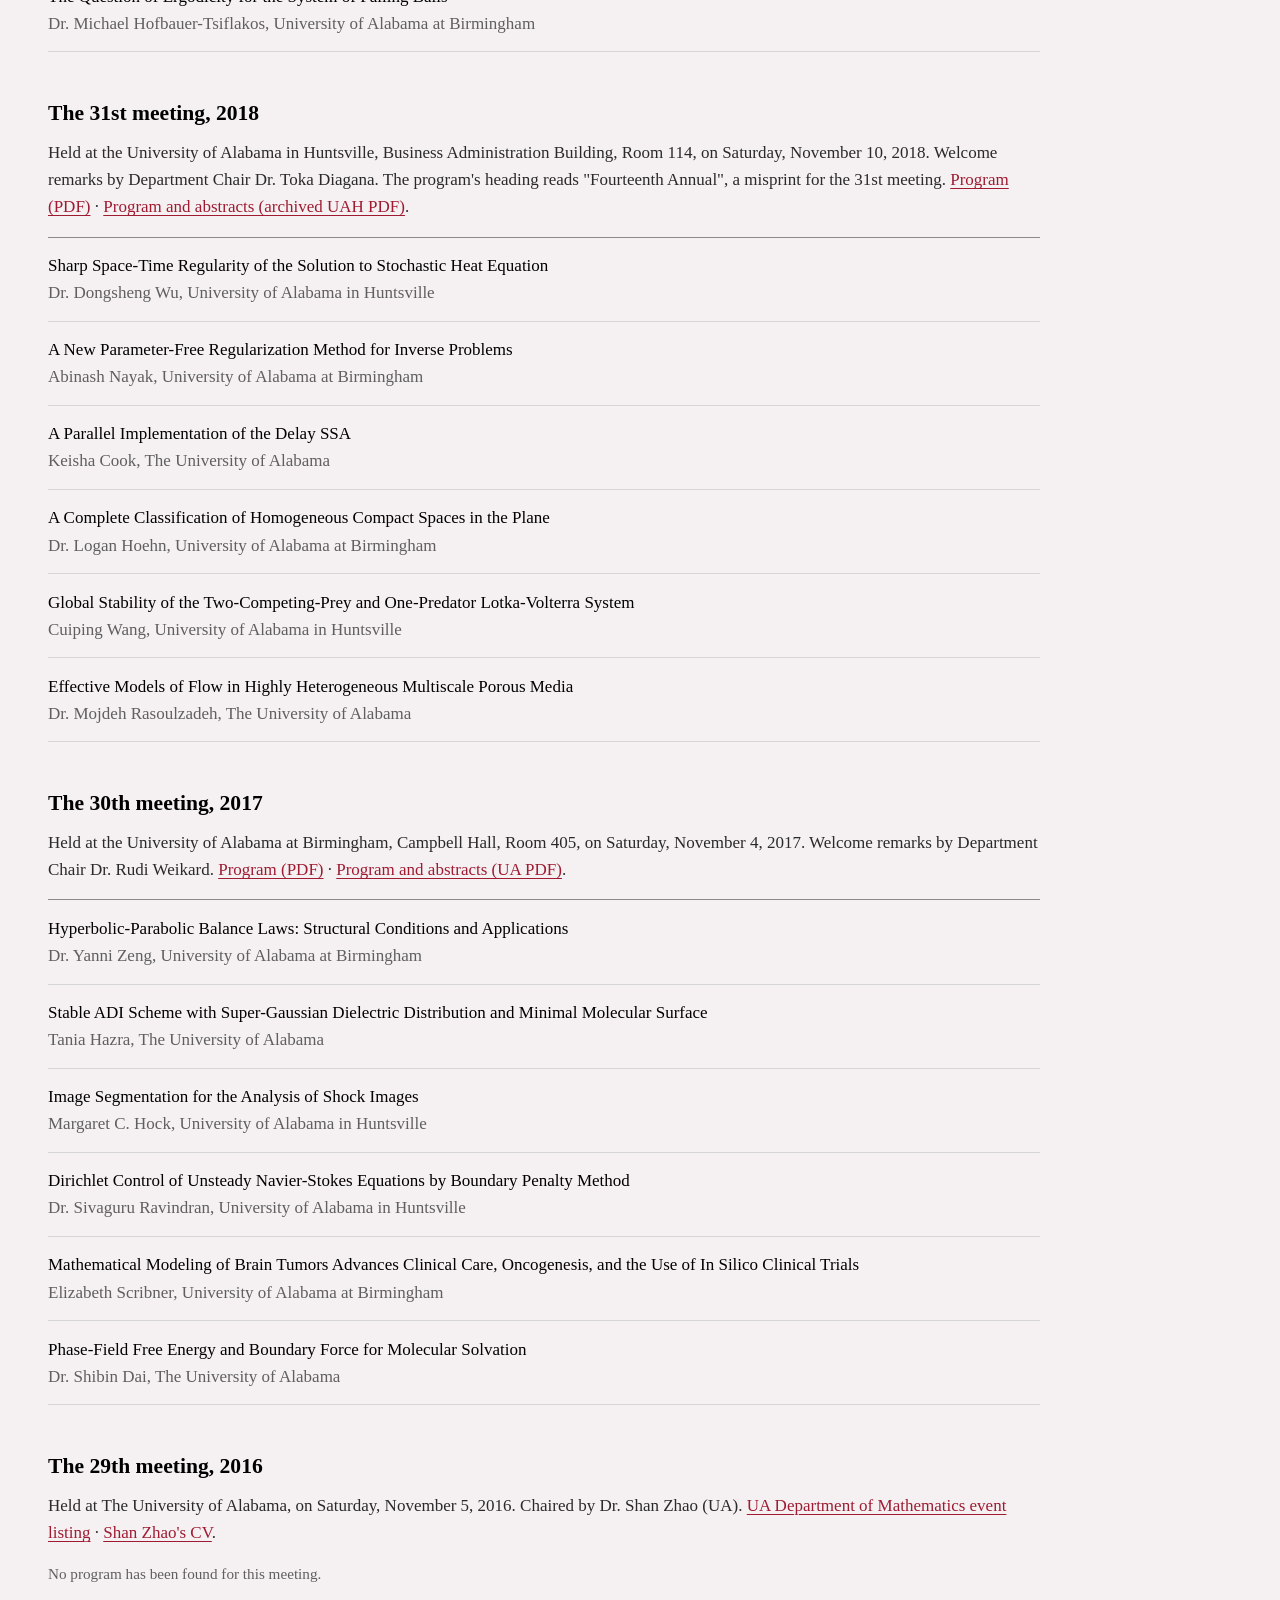
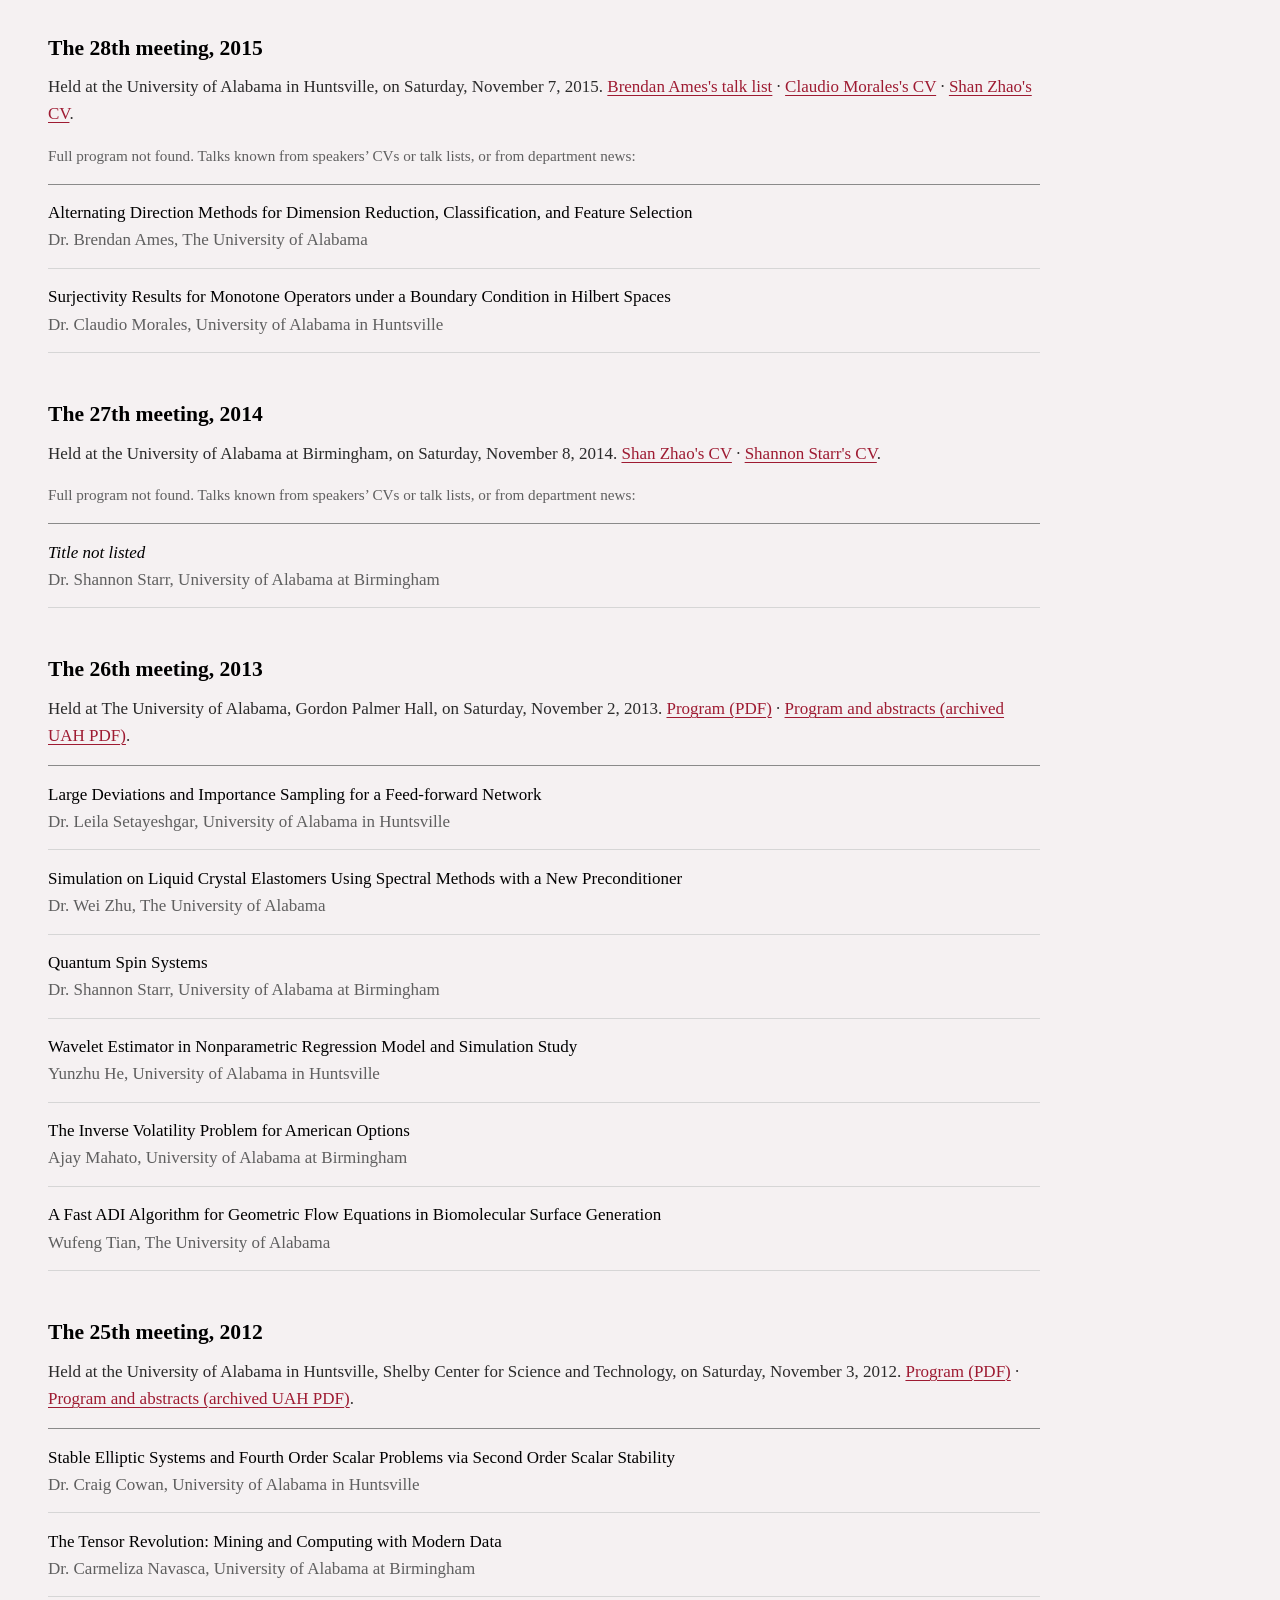
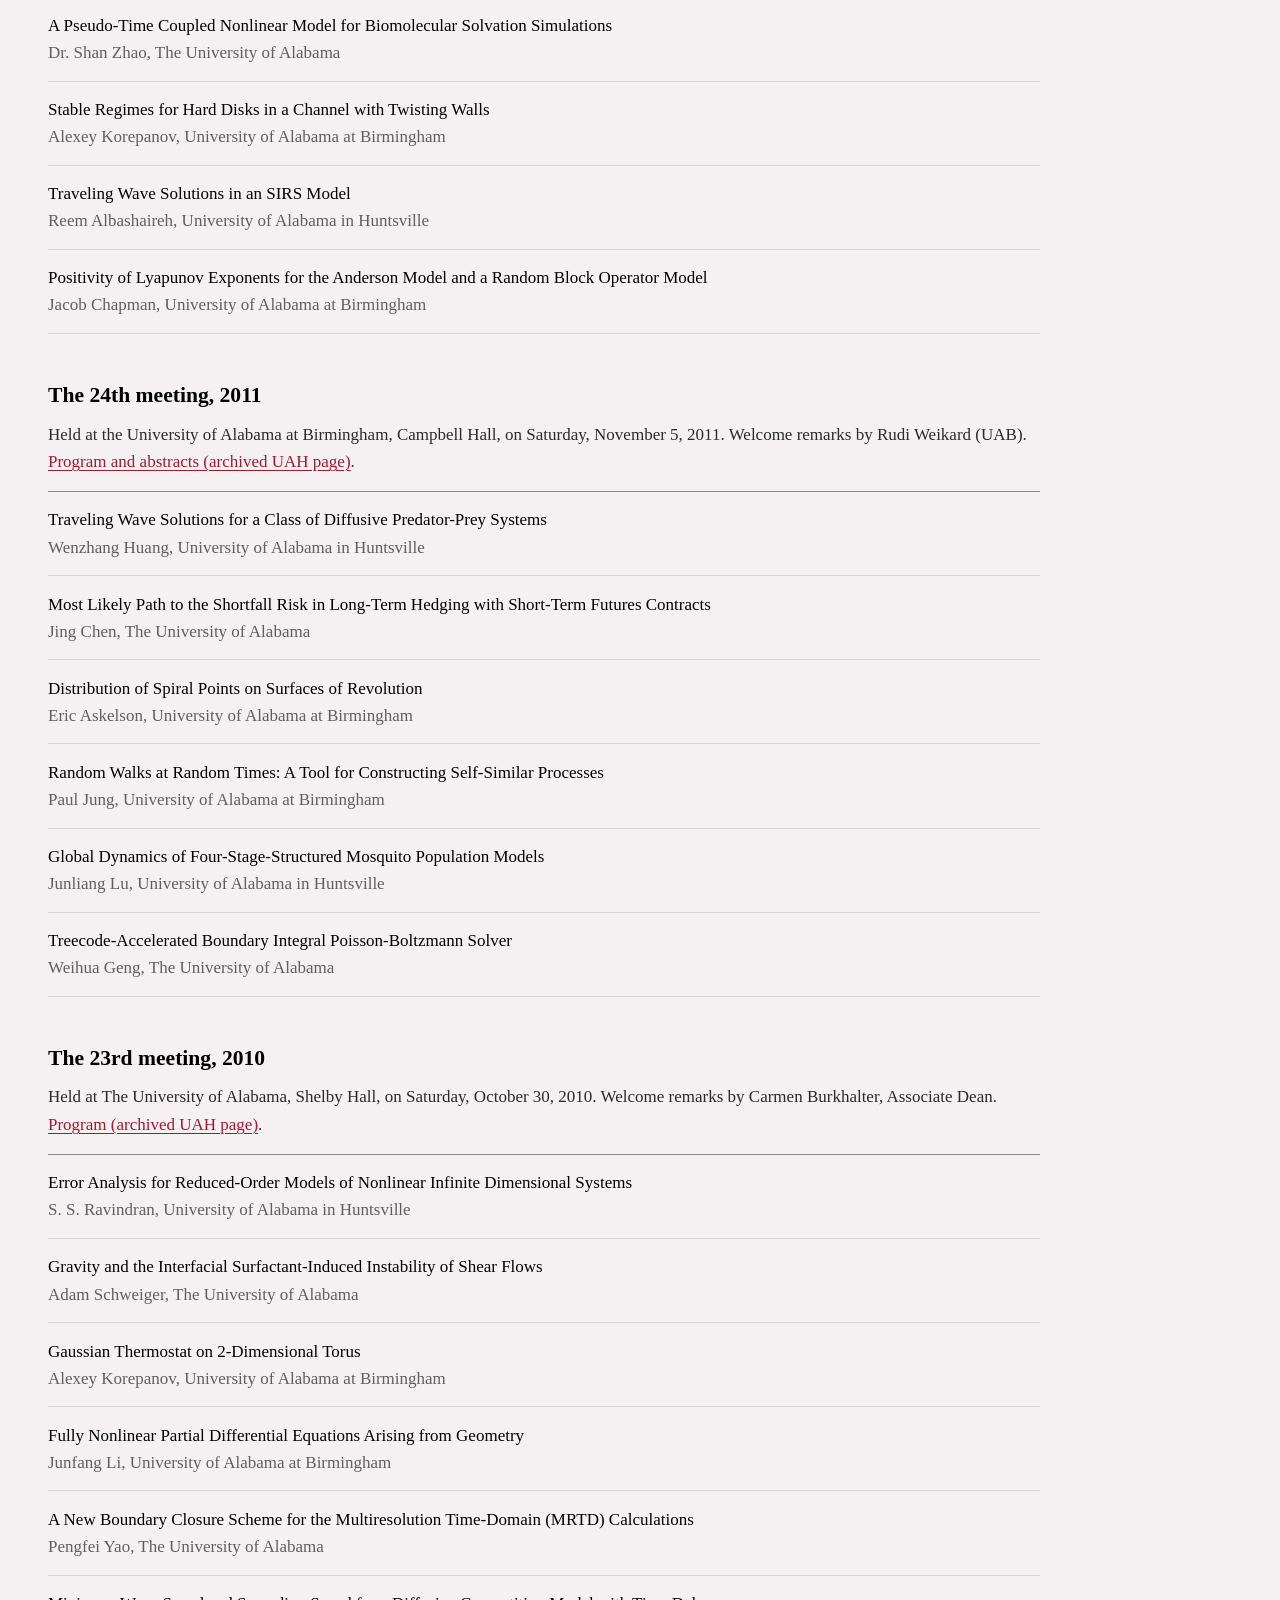
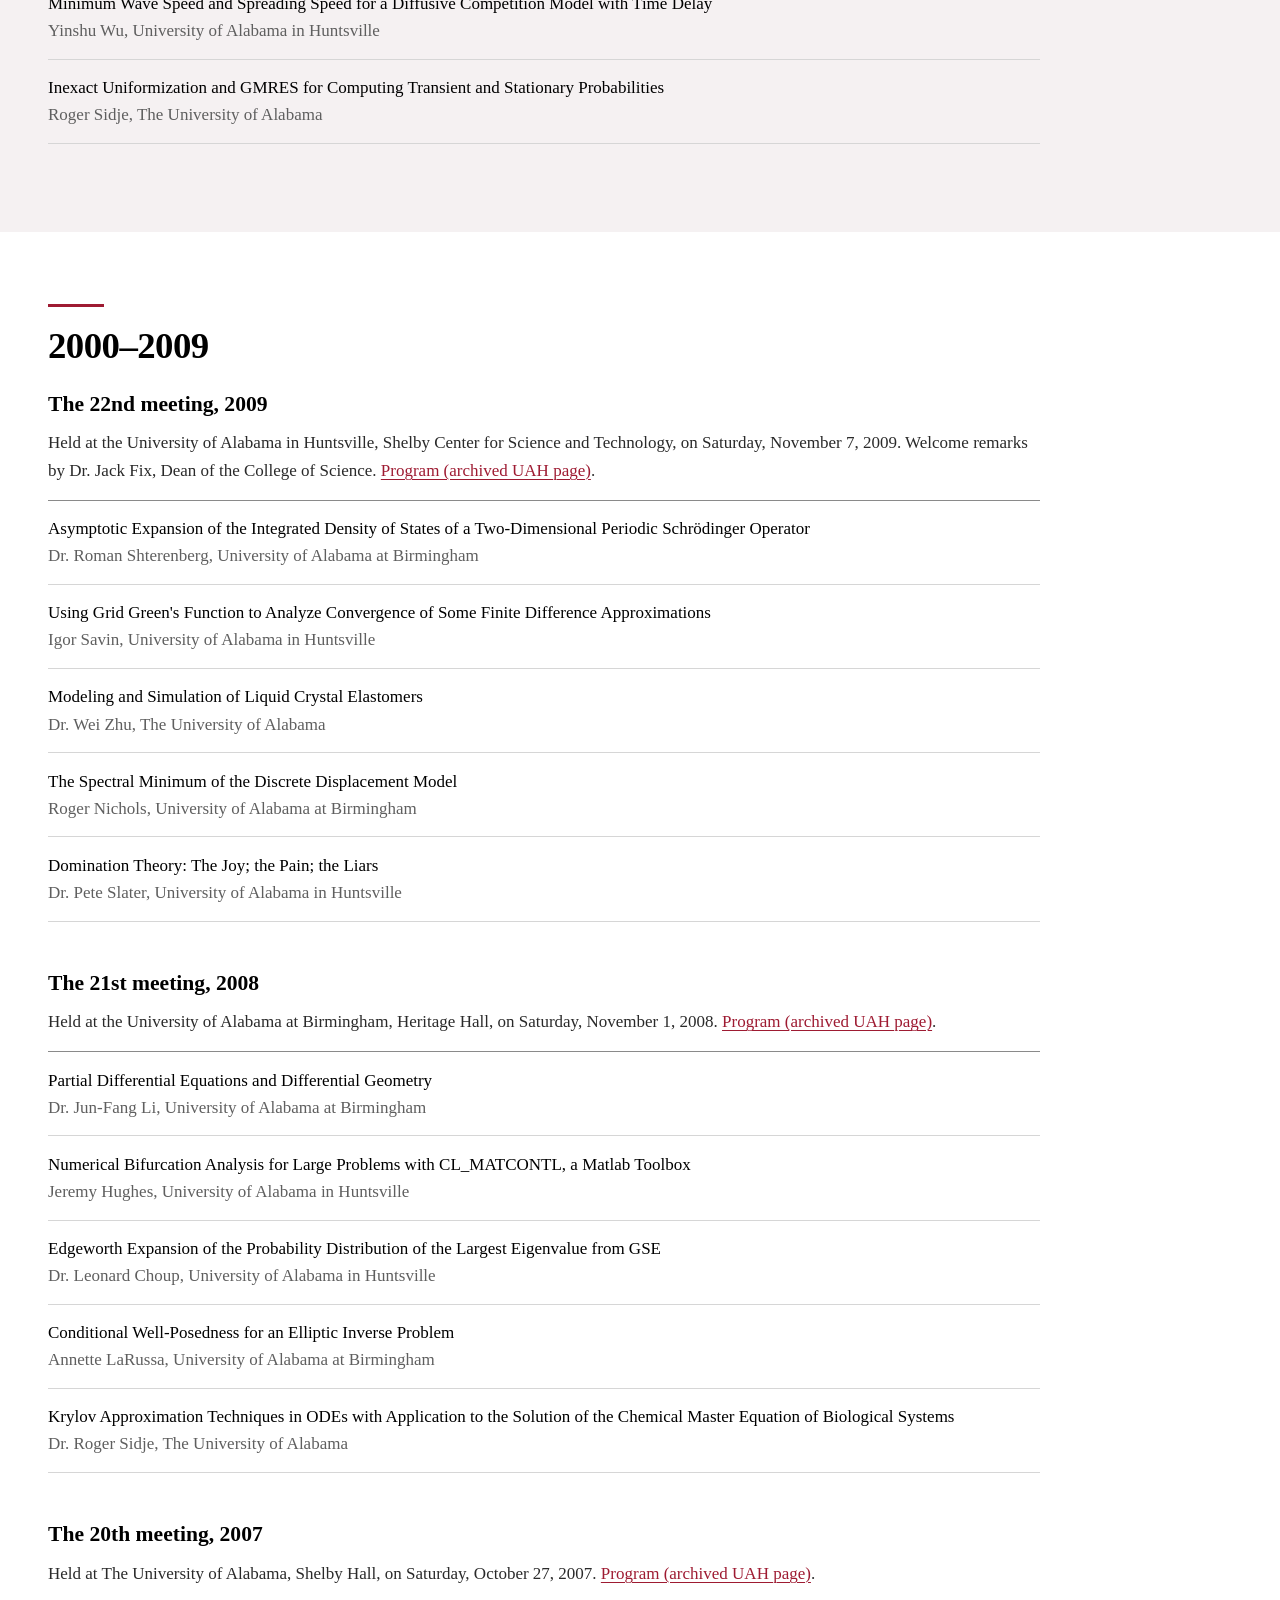
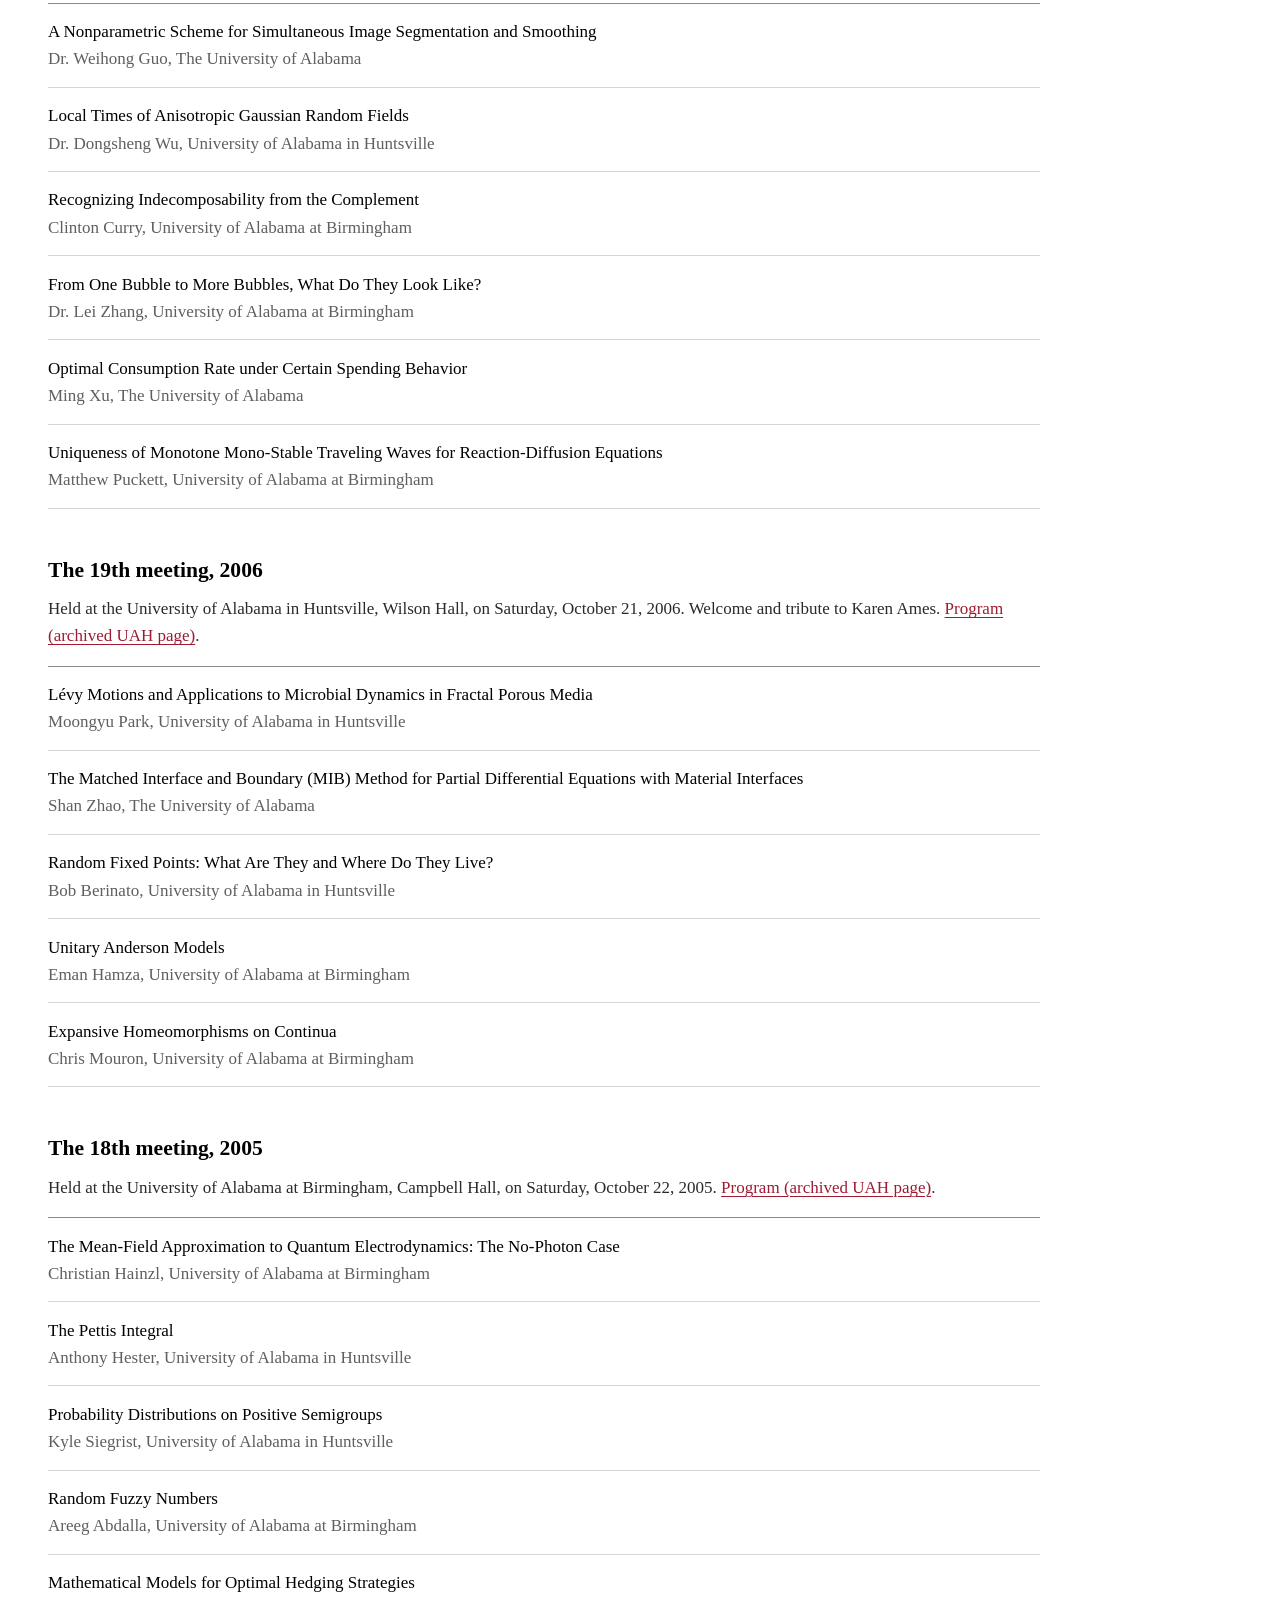
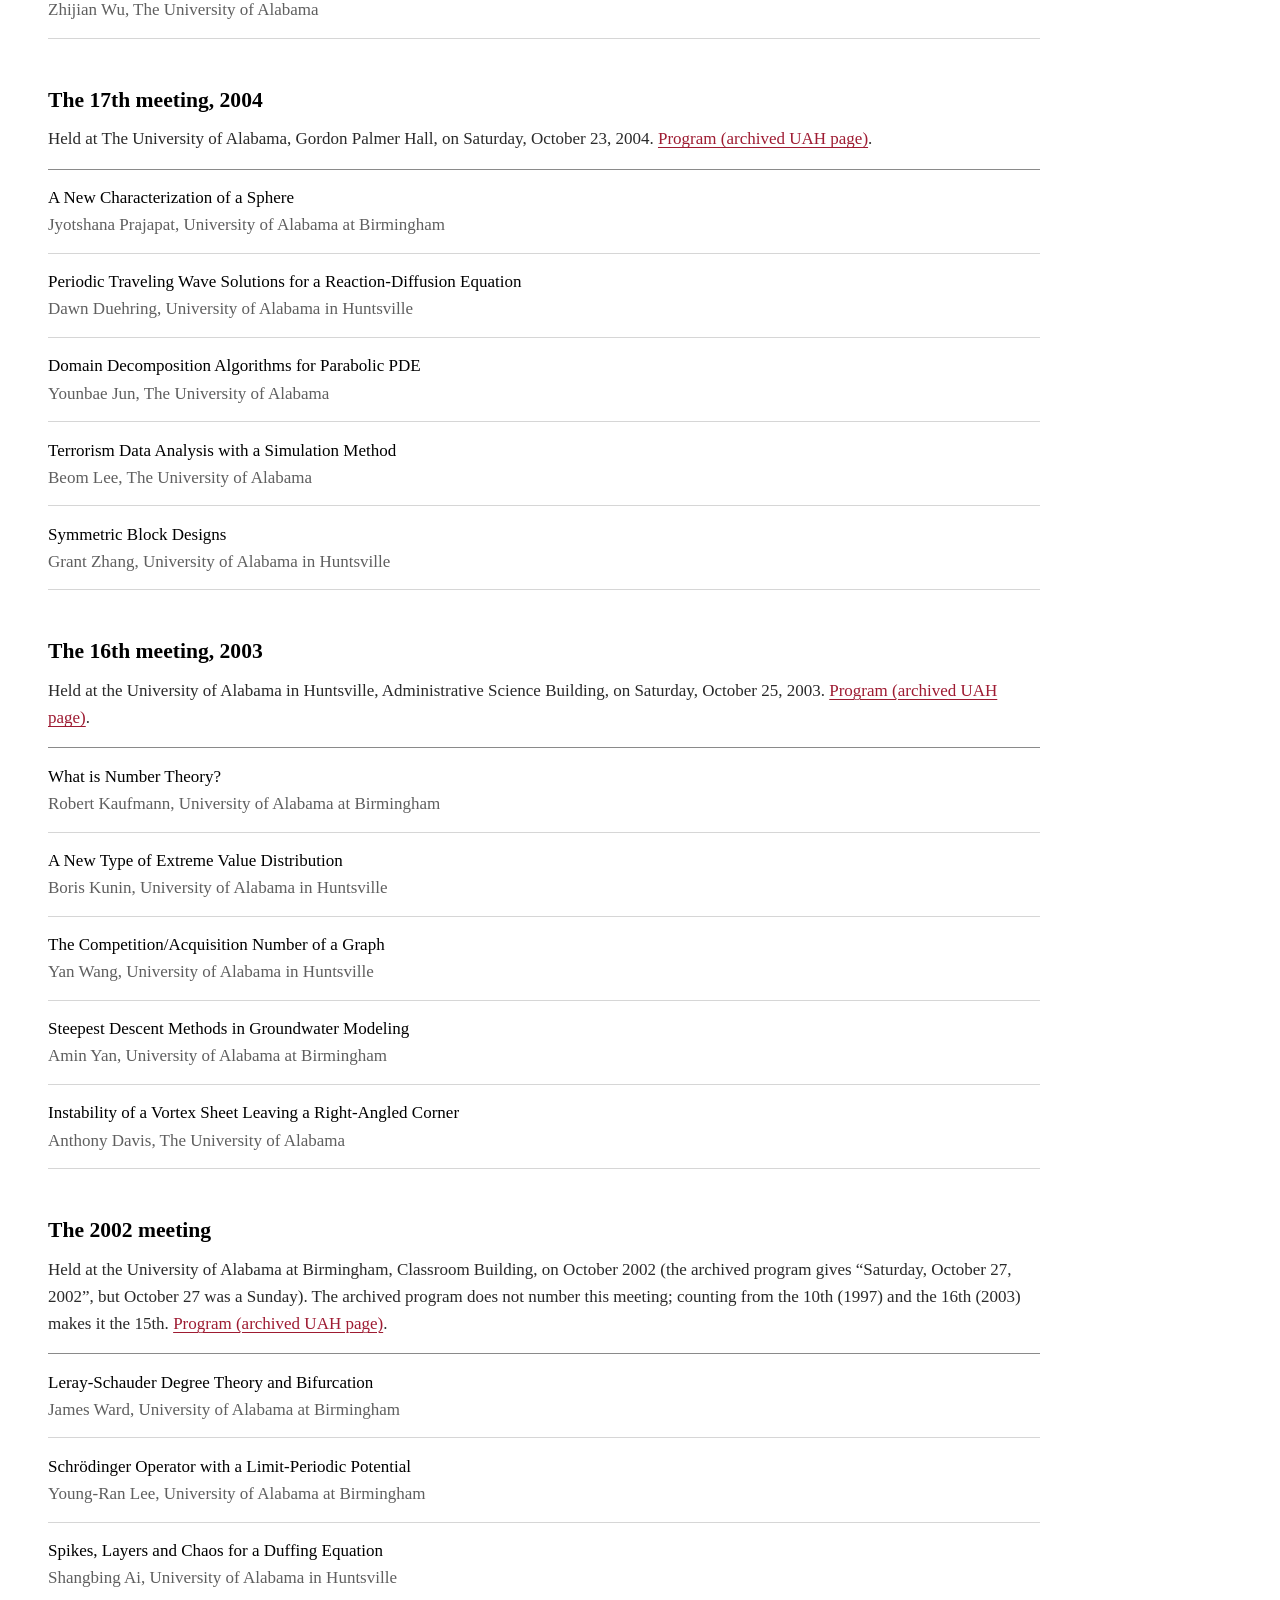
<file: previous-meetings.html>
<!DOCTYPE html>
<html lang="en">
<head>
<meta charset="utf-8">
<meta name="viewport" content="width=device-width, initial-scale=1">
<title>Meeting history: University of Alabama System Applied Mathematics Meeting</title>
<meta name="description" content="History of the Annual University of Alabama System Applied Mathematics Meeting since 1995: dates, host campuses, speakers and talk titles.">
<link rel="stylesheet" href="style.css?v=20261108">
<!--
  GENERATED by Conferences/2026/UASAM/history_sources/build_history_page.py from meetings.py
  (private folder, outside this repo). Edit the data there and re-run rather than hand-editing,
  or hand-edit and stop using the generator.
  Sources for every row are recorded in Conferences/2026/UASAM/meeting_history.md.
-->
</head>
<body>

<header class="masthead" id="top">
  <div class="wrap">
    <h1>Meeting history</h1>
    <p class="when-where">
      <span>Annual University of Alabama System Applied Mathematics Meeting</span>
    </p>
    <p class="tentative">Dates, host campuses, speakers and talk titles of past meetings, recovered from department web pages, archived copies in the Internet Archive and the programs in our files. Gaps are marked; corrections and old programs are welcome.</p>
  </div>
</header>

<nav class="toc" aria-label="Site">
  <div class="wrap">
    <a class="toc-home" href="#top">Meeting history</a>
    <ul>
      <li><a href="index.html">2026 meeting (current)</a></li>
      <li><a href="#overview">Overview</a></li>
      <li><a href="#d2020s">2020s</a></li>
      <li><a href="#d2010s">2010s</a></li>
      <li><a href="#d2000s">2000s</a></li>
      <li><a href="#d1990s">1990s</a></li>
    </ul>
  </div>
</nav>

<section id="overview" class="band band--tint">
  <div class="wrap">
  <h2>Overview</h2>
  <p>The meeting is held each fall as part of the University of Alabama System Joint PhD Program in Applied Mathematics, which links the Department of Mathematics at The University of Alabama, the Department of Mathematics at the University of Alabama at Birmingham and the Department of Mathematical Sciences at the University of Alabama in Huntsville. Faculty and graduate students from the three campuses give talks, and the day closes with separate faculty and student discussions. The series dates from about 1988: the 8th meeting was held in 1995 and the 10th in 1997. Since 2001 the host has rotated every year in the order Tuscaloosa, Birmingham, Huntsville. No meeting was held in 2020.</p>
  <table class="schedule history">
    <caption>Meetings by number, newest first. <sup>*</sup>Number inferred: the archived program does not give it. <sup>†</sup>The program’s date, October 27, 2002, fell on a Sunday.</caption>
    <thead><tr><th scope="col">Meeting</th><th scope="col">Date</th><th scope="col">Host</th><th scope="col">Record</th></tr></thead>
    <tbody>
    <tr><th scope="row">38th</th><td>November 7, 2026</td><td>The University of Alabama</td><td><a href="index.html">current meeting</a></td></tr>
    <tr><th scope="row">37th</th><td>November 1, 2025</td><td>University of Alabama in Huntsville</td><td><a href="#meeting-2025">full program</a></td></tr>
    <tr><th scope="row">36th</th><td>November 9, 2024</td><td>University of Alabama at Birmingham</td><td><a href="#meeting-2024">partial</a></td></tr>
    <tr><th scope="row">35th</th><td>November 11, 2023</td><td>The University of Alabama</td><td><a href="#meeting-2023">full program</a></td></tr>
    <tr><th scope="row">34th</th><td>November 5, 2022</td><td>University of Alabama in Huntsville</td><td><a href="#meeting-2022">partial</a></td></tr>
    <tr class="gap"><th scope="row">—</th><td>2020</td><td colspan="2"><span class="unknown">no meeting (the numbering goes from the 32nd in 2019 to the 33rd in 2021)</span></td></tr>
    <tr><th scope="row">33rd</th><td>November 6, 2021</td><td>University of Alabama at Birmingham</td><td><a href="#meeting-2021">full program</a></td></tr>
    <tr><th scope="row">32nd</th><td>November 16, 2019</td><td>The University of Alabama</td><td><a href="#meeting-2019">full program</a></td></tr>
    <tr><th scope="row">31st</th><td>November 10, 2018</td><td>University of Alabama in Huntsville</td><td><a href="#meeting-2018">full program</a></td></tr>
    <tr><th scope="row">30th</th><td>November 4, 2017</td><td>University of Alabama at Birmingham</td><td><a href="#meeting-2017">full program</a></td></tr>
    <tr><th scope="row">29th</th><td>November 5, 2016</td><td>The University of Alabama</td><td><span class="unknown">no program found</span></td></tr>
    <tr><th scope="row">28th</th><td>November 7, 2015</td><td>University of Alabama in Huntsville</td><td><a href="#meeting-2015">partial</a></td></tr>
    <tr><th scope="row">27th</th><td>November 8, 2014</td><td>University of Alabama at Birmingham</td><td><a href="#meeting-2014">partial</a></td></tr>
    <tr><th scope="row">26th</th><td>November 2, 2013</td><td>The University of Alabama</td><td><a href="#meeting-2013">full program</a></td></tr>
    <tr><th scope="row">25th</th><td>November 3, 2012</td><td>University of Alabama in Huntsville</td><td><a href="#meeting-2012">full program</a></td></tr>
    <tr><th scope="row">24th</th><td>November 5, 2011</td><td>University of Alabama at Birmingham</td><td><a href="#meeting-2011">full program</a></td></tr>
    <tr><th scope="row">23rd</th><td>October 30, 2010</td><td>The University of Alabama</td><td><a href="#meeting-2010">full program</a></td></tr>
    <tr><th scope="row">22nd</th><td>November 7, 2009</td><td>University of Alabama in Huntsville</td><td><a href="#meeting-2009">full program</a></td></tr>
    <tr><th scope="row">21st</th><td>November 1, 2008</td><td>University of Alabama at Birmingham</td><td><a href="#meeting-2008">full program</a></td></tr>
    <tr><th scope="row">20th</th><td>October 27, 2007</td><td>The University of Alabama</td><td><a href="#meeting-2007">full program</a></td></tr>
    <tr><th scope="row">19th</th><td>October 21, 2006</td><td>University of Alabama in Huntsville</td><td><a href="#meeting-2006">full program</a></td></tr>
    <tr><th scope="row">18th</th><td>October 22, 2005</td><td>University of Alabama at Birmingham</td><td><a href="#meeting-2005">full program</a></td></tr>
    <tr><th scope="row">17th</th><td>October 23, 2004</td><td>The University of Alabama</td><td><a href="#meeting-2004">full program</a></td></tr>
    <tr><th scope="row">16th</th><td>October 25, 2003</td><td>University of Alabama in Huntsville</td><td><a href="#meeting-2003">full program</a></td></tr>
    <tr><th scope="row">15th<sup>*</sup></th><td>October 2002<sup>†</sup></td><td>University of Alabama at Birmingham</td><td><a href="#meeting-2002">full program</a></td></tr>
    <tr><th scope="row">14th<sup>*</sup></th><td>October 27, 2001</td><td>The University of Alabama</td><td><a href="#meeting-2001">full program</a></td></tr>
    <tr><th scope="row">13th<sup>*</sup></th><td>December 2, 2000</td><td>University of Alabama in Huntsville</td><td><a href="#meeting-2000">full program</a></td></tr>
    <tr><th scope="row">12th<sup>*</sup></th><td>November 6, 1999</td><td>University of Alabama at Birmingham</td><td><a href="#meeting-1999">full program</a></td></tr>
    <tr class="gap"><th scope="row">11th<sup>*</sup></th><td>1998</td><td colspan="2"><span class="unknown">no record found</span></td></tr>
    <tr><th scope="row">10th</th><td>November 1, 1997</td><td>University of Alabama in Huntsville</td><td><a href="#meeting-1997">full program</a></td></tr>
    <tr class="gap"><th scope="row">9th<sup>*</sup></th><td>1996</td><td colspan="2"><span class="unknown">no record found</span></td></tr>
    <tr><th scope="row">8th</th><td>October 21, 1995</td><td>The University of Alabama</td><td><a href="#meeting-1995">partial</a></td></tr>
    <tr class="gap"><th scope="row">1st–7th<sup>*</sup></th><td>about 1988–1994</td><td colspan="2"><span class="unknown">no records found</span></td></tr>
    </tbody>
  </table>
  </div>
</section>

<section id="d2020s" class="band">
  <div class="wrap">
  <h2>Meetings since 2020</h2>
  <article class="meeting" id="meeting-2026">
  <h3>The 38th meeting, 2026</h3>
  <p>The University of Alabama, Gordon Palmer Hall, Saturday, November 7, 2026. <a href="index.html">Program and abstracts</a>.</p>
  </article>

  <article class="meeting" id="meeting-2025">
  <h3>The 37th meeting, 2025</h3>
  <p>Held at the University of Alabama in Huntsville, Shelby Center for Science and Technology, Room 107, on Saturday, November 1, 2025. Welcome remarks by Department Chair Dr. Toka Diagana. <a href="assets/37thAppliedMathMeeting_UAH.pdf">Program (PDF)</a>.</p>
  <ul class="talks">
      <li>
        <span class="title">An Extreme Learning Machine-Based Method for Computational PDEs in Higher Dimensions</span>
        <span class="speaker">Dr. Yiran Wang, The University of Alabama</span>
        <details>
          <summary>Abstract</summary>
          <p>We present two effective methods for solving high-dimensional partial differential equations (PDE) based on randomized neural networks. Motivated by the universal approximation property of this type of networks, both methods extend the extreme learning machine (ELM) approach from low to high dimensions.</p>
        </details>
      </li>
      <li>
        <span class="title">Efficient and Optimally Accurate Ensemble Eddy Viscosity Algorithms for Stochastic Turbulent Flow Problems</span>
        <span class="speaker">Md Mahmudul Islam, University of Alabama at Birmingham</span>
        <details>
          <summary>Abstract</summary>
          <p>In this talk, we first propose a Reynolds averaged continuous Ensemble Eddy Viscosity (EEV) model for stochastic turbulent flow problems. We then propose a generic algorithm for a family of fully discrete, grad-div regularized, efficient ensemble parameterized schemes for this model. The linearized Implicit-Explicit (IMEX) EEV generic algorithm shares a common coefficient matrix for each realization per time-step, but with different right-hand-side vectors, which reduces the computational cost and memory requirements to the order of solving deterministic flow problems. One family member of the proposed time-stepping algorithm is analyzed and proven to be stable. It is found to be second-order accurate in time for any stable finite element pair. Avoiding the discrete inverse inequality, the optimal convergence of the scheme is proven rigorously for both 2D and 3D problems. For appropriately large grad-div parameters, that scheme is unconditionally stable and allows weakly divergence-free elements. Several numerical tests are given for high expected Reynolds number (E[Re]) problems. The convergence rates are verified using manufactured solutions with E[Re] = 10<sup>3</sup>, 10<sup>4</sup>, and 10<sup>5</sup>. For various high E[Re], the scheme is implemented on benchmark problems which includes: A 2D channel flow over a unit step problem, a non-intrusive Stochastic Collocation Method (SCM) is used to examine the performance of the schemes on a 2D Regularized Lid Driven Cavity (RLDC) problem, and a 3D RLDC problem, and found them perform well. In addition, we propose an efficient penalty projection algorithm for second-order stochastic turbulent-flow problems.</p>
        </details>
      </li>
      <li>
        <span class="title">Efficient L1 Time-Stepping Schemes for Time Fractional Navier-Stokes Equations</span>
        <span class="speaker">Joshua Vaughan, University of Alabama in Huntsville</span>
        <details>
          <summary>Abstract</summary>
          <p>The Navier–Stokes equations form the cornerstone of viscous fluid flow modeling, extensively studied both theoretically and computationally due to their fundamental role in applications such as aerodynamics, engineering, and plasma physics. Yet, the classical integer-order formulations often fail to accurately capture complex fluid behaviors, such as anomalous diffusion and nonlocal transport in fractal or heterogeneous media. These limitations have motivated the introduction of fractional Navier–Stokes models, incorporating non-integer-order derivatives in time or space to represent memory and nonlocal phenomena more faithfully. In this talk, I will present an L1 scheme for the time fractional Navier-Stokes equations and show some theoretical and numerical results.</p>
        </details>
      </li>
      <li>
        <span class="title">Regularization Techniques for Solving Singular Control Problems in Mathematical Biology</span>
        <span class="speaker">Dr. Summer Atkins, University of Alabama in Huntsville</span>
        <details>
          <summary>Abstract</summary>
          <p>Optimal control theory has been a promising tool in mathematical biology. In some cases, the problem can have the control appear linearly in both the state equations and in the objective functional. The optimal control for such a problem can have a singular region, a region of nonzero measure for which the switching function (the partial derivative of the Hamiltonian with respect to the control) vanishes identically on that region. Finding explicit solutions for the singular case can be particularly difficult, but what’s even more challenging is that numerical solvers are prone to oscillatory artifacts. In this talk, we consider using total variation regularization to regularize these oscillatory artifacts, and we demonstrate numerical solutions to multiple biologically relevant singular control problems.</p>
        </details>
      </li>
      <li>
        <span class="title">Long-Term Behavior of Stochastic SIQRS Epidemic Models</span>
        <span class="speaker">Trang Ta, The University of Alabama</span>
        <details>
          <summary>Abstract</summary>
          <p>This talk analyzes and classifies the dynamics of SIQRS epidemiological models with susceptible, infected, quarantined, and recovered classes, where the recovered individuals can become reinfected. The models incorporate two important types of random fluctuations. The first type results from small fluctuations of the various model parameters that lead to white noise terms. The second type stems from significant environmental regime shifts that can happen at random. The environment switches randomly between a finite number of environmental states, each with a possibly different disease dynamic. The long-term fate of the disease is fully determined by a real-valued threshold λ. When λ &lt; 0, the disease goes extinct asymptotically at an exponential rate. On the other hand, if λ &gt; 0, the disease persists indefinitely. The analysis concludes with some examples in which λ can be computed explicitly, together with simulation results that shed light on real-world situations.</p>
        </details>
      </li>
      <li>
        <span class="title">Comparative Statics in Optimal Transport</span>
        <span class="speaker">Dr. Andrea Ottolini, University of Alabama at Birmingham</span>
        <details>
          <summary>Abstract</summary>
          <p>Given two probability measures f and g on ℝ<sup>m</sup> and ℝ<sup>n</sup>, and a cost function c from ℝ<sup>n</sup> × ℝ<sup>m</sup> → ℝ, the optimal transport problem is to determine the optimal way to map f to g, where optimality is measures with respect to the cost c. The problem has various applications, and I will focus on an economic one where the map can be interpreted as an assignment of workers to firms. A natural question is that of comparative statics: what is the adjustment in the assignment when the cost varies? In this talk, I will dig more into the economics and the mathematics behind the problem. This is based on joint work with Aleh Tsyvinski and Job Boerma.</p>
        </details>
      </li>
    </ul>
  </article>

  <article class="meeting" id="meeting-2024">
  <h3>The 36th meeting, 2024</h3>
  <p>Held at the University of Alabama at Birmingham, University Hall, Room 1005, on Saturday, November 9, 2024. <a href="https://calendar.uab.edu/event/36th-annual-university-of-alabama-system-applied-mathematics-meeting">UAB calendar</a> · <a href="https://math.ua.edu/uncategorized/kannon-hossain-awarded-best-paper-award/">UA news item, October 2024</a>.</p>
  <p class="schedule-note">Full program not found. Talks known from speakers’ CVs or talk lists, or from department news:</p>
  <ul class="talks">
    <li>
      <span class="title unknown">Title not listed</span>
      <span class="speaker">Kannon Hossain, The University of Alabama</span>
    </li>
  </ul>
  </article>

  <article class="meeting" id="meeting-2023">
  <h3>The 35th meeting, 2023</h3>
  <p>Held at The University of Alabama, Gordon Palmer Hall, on Saturday, November 11, 2023. Chaired by Dr. Shan Zhao (UA). <a href="assets/JointMeeting2023-UA.pdf">Program (PDF)</a> · <a href="https://math.ua.edu/event/35th-annual-university-of-alabama-system-applied-mathematics-meeting/">UA Department of Mathematics event listing</a>.</p>
  <ul class="talks">
    <li>
      <span class="title">On Persistence of Spatial Analyticity in the Hyper-Dissipative Navier-Stokes Models</span>
      <span class="speaker">Dr. Zoran Grujić, University of Alabama at Birmingham</span>
    </li>
    <li>
      <span class="title">List Decoding: What to Do When You've Made Too Many Mistakes</span>
      <span class="speaker">Dr. Daniel P. Bossaller, University of Alabama in Huntsville</span>
    </li>
    <li>
      <span class="title">FFT Accelerated High Order Finite Difference Method for Solving Elliptic BVP and Interface Problem</span>
      <span class="speaker">Yiming Ren, The University of Alabama</span>
    </li>
    <li>
      <span class="title">Dimensional Reduction for the Ferroelectric SmA-Type Phase of Bent-Core Liquid Crystals</span>
      <span class="speaker">Dr. Tiziana Giorgi, The University of Alabama</span>
    </li>
    <li>
      <span class="title">Zero Forcing on Graphs with Prescribed Girth</span>
      <span class="speaker">Paige Gant, University of Alabama in Huntsville</span>
    </li>
    <li>
      <span class="title">Forecasting Covid-19 Infections via Sampling Techniques for Low-Rank CP Decomposition</span>
      <span class="speaker">Dipak P. Dulal, University of Alabama at Birmingham</span>
    </li>
  </ul>
  </article>

  <article class="meeting" id="meeting-2022">
  <h3>The 34th meeting, 2022</h3>
  <p>Held at the University of Alabama in Huntsville, Shelby Center for Science and Technology, on Saturday, November 5, 2022. The UAH program file for this meeting is no longer online. <a href="https://web.archive.org/web/2026/https://bpames.people.ua.edu/seminar-talks.html">Brendan Ames's talk list</a> · <a href="https://samihere2018.github.io/talk.html">Sylvia Amihere's talk list</a> · <a href="https://bpb-us-w2.wpmucdn.com/sites.uab.edu/dist/1/395/files/2024/03/KerenLiCV-9b81981093909463.pdf">Keren Li's CV</a>.</p>
  <p class="schedule-note">Full program not found. Talks known from speakers’ CVs or talk lists, or from department news:</p>
  <ul class="talks">
    <li>
      <span class="title">When Can Machines Learn? Insights from Convex Optimization and Semidefinite Programming</span>
      <span class="speaker">Dr. Brendan Ames, The University of Alabama</span>
    </li>
    <li>
      <span class="title unknown">Title not listed</span>
      <span class="speaker">Sylvia Amihere, The University of Alabama</span>
    </li>
    <li>
      <span class="title unknown">Title not listed</span>
      <span class="speaker">Keren Li, University of Alabama at Birmingham</span>
    </li>
  </ul>
  </article>

  <article class="meeting" id="meeting-2021">
  <h3>The 33rd meeting, 2021</h3>
  <p>Held at the University of Alabama at Birmingham, University Hall, Room 1005, on Saturday, November 6, 2021. Welcome remarks by Department Chair Dr. Milena Stanislavova. <a href="assets/history/UAB2021-applied-mathematics-meeting-flyer.pdf">Program (PDF)</a> · <a href="https://web.archive.org/web/20211128020438/https://www.uab.edu/cas/mathematics/mathnews/applied-mathematics-meeting">Program (archived UAB page)</a> · <a href="https://calendar.uab.edu/event/mathematics_conference">UAB calendar</a>.</p>
  <ul class="talks">
    <li>
      <span class="title">Strong Stability of Explicit Runge-Kutta Methods for Linear Semi-Negative Problems</span>
      <span class="speaker">Dr. Zheng Sun, The University of Alabama</span>
    </li>
    <li>
      <span class="title">p-Adic (3,3)-Rational Dynamical Systems with Unique Fixed Point</span>
      <span class="speaker">Jason Knight, University of Alabama in Huntsville</span>
    </li>
    <li>
      <span class="title">Sturm-Liouville Theory &amp; Quasi-Eigenvalues in ECG Analysis</span>
      <span class="speaker">Michael Pogwizd, University of Alabama at Birmingham</span>
    </li>
    <li>
      <span class="title">Sharp Asymptotics for Certain Reaction-Diffusion Models</span>
      <span class="speaker">Dr. Atanas Stefanov, University of Alabama at Birmingham</span>
    </li>
    <li>
      <span class="title">Minimizers for the Cahn-Hilliard Energy Functional under Strong Anchoring Conditions</span>
      <span class="speaker">Toai Luong, The University of Alabama</span>
    </li>
    <li>
      <span class="title">Traveling Wave Solutions of Diffusive Systems with One Predator and Several Prey Species</span>
      <span class="speaker">Dr. Shangbing Ai, University of Alabama in Huntsville</span>
    </li>
    <li>
      <span class="title">On the Stability of the Compacton Waves for the Degenerate KdV and NLS Models</span>
      <span class="speaker">Abba Ibrahim Ramadan, University of Alabama at Birmingham</span>
    </li>
  </ul>
  </article>
  </div>
</section>

<section id="d2010s" class="band band--tint">
  <div class="wrap">
  <h2>2010–2019</h2>
  <article class="meeting" id="meeting-2019">
  <h3>The 32nd meeting, 2019</h3>
  <p>Held at The University of Alabama, Gordon Palmer Hall, on Saturday, November 16, 2019. Chaired by Dr. Shan Zhao (UA). <a href="assets/history/JointMeeting2019.pdf">Program (PDF)</a> · <a href="https://web.archive.org/web/2020/https://math.ua.edu/wp-content/uploads/2019/11/JointMeeting2019.pdf">Program and abstracts (archived UA PDF)</a>.</p>
  <ul class="talks">
    <li>
      <span class="title">Some New Techniques for Recurrence and Stability of Diffusion Processes in a Random Environment</span>
      <span class="speaker">Dr. Hai Dang Nguyen, The University of Alabama</span>
    </li>
    <li>
      <span class="title">On Iterations of Certain Cubic Complex Polynomials</span>
      <span class="speaker">Sandeep Vejandla, University of Alabama at Birmingham</span>
    </li>
    <li>
      <span class="title">On the Well-posedness and Asymptotic Behavior of the Debye-Hückel Model of Electroosmotic Flow</span>
      <span class="speaker">Craig Bosma, University of Alabama in Huntsville</span>
    </li>
    <li>
      <span class="title">Finding Fixed Points for Nonlinear Operators in Banach Spaces</span>
      <span class="speaker">Dr. Claudio Morales, University of Alabama in Huntsville</span>
    </li>
    <li>
      <span class="title">A Robust and Arbitrarily High Order FFT Poisson Solver</span>
      <span class="speaker">Hongsong Feng, The University of Alabama</span>
    </li>
    <li>
      <span class="title">The Question of Ergodicity for the System of Falling Balls</span>
      <span class="speaker">Dr. Michael Hofbauer-Tsiflakos, University of Alabama at Birmingham</span>
    </li>
  </ul>
  </article>

  <article class="meeting" id="meeting-2018">
  <h3>The 31st meeting, 2018</h3>
  <p>Held at the University of Alabama in Huntsville, Business Administration Building, Room 114, on Saturday, November 10, 2018. Welcome remarks by Department Chair Dr. Toka Diagana. The program's heading reads "Fourteenth Annual", a misprint for the 31st meeting. <a href="assets/history/applied-mathematics-meeting-2018.pdf">Program (PDF)</a> · <a href="https://web.archive.org/web/2022/https://www.uah.edu/images/colleges/science/math/applied-mathematics-meeting-2018.pdf">Program and abstracts (archived UAH PDF)</a>.</p>
  <ul class="talks">
    <li>
      <span class="title">Sharp Space-Time Regularity of the Solution to Stochastic Heat Equation</span>
      <span class="speaker">Dr. Dongsheng Wu, University of Alabama in Huntsville</span>
    </li>
    <li>
      <span class="title">A New Parameter-Free Regularization Method for Inverse Problems</span>
      <span class="speaker">Abinash Nayak, University of Alabama at Birmingham</span>
    </li>
    <li>
      <span class="title">A Parallel Implementation of the Delay SSA</span>
      <span class="speaker">Keisha Cook, The University of Alabama</span>
    </li>
    <li>
      <span class="title">A Complete Classification of Homogeneous Compact Spaces in the Plane</span>
      <span class="speaker">Dr. Logan Hoehn, University of Alabama at Birmingham</span>
    </li>
    <li>
      <span class="title">Global Stability of the Two-Competing-Prey and One-Predator Lotka-Volterra System</span>
      <span class="speaker">Cuiping Wang, University of Alabama in Huntsville</span>
    </li>
    <li>
      <span class="title">Effective Models of Flow in Highly Heterogeneous Multiscale Porous Media</span>
      <span class="speaker">Dr. Mojdeh Rasoulzadeh, The University of Alabama</span>
    </li>
  </ul>
  </article>

  <article class="meeting" id="meeting-2017">
  <h3>The 30th meeting, 2017</h3>
  <p>Held at the University of Alabama at Birmingham, Campbell Hall, Room 405, on Saturday, November 4, 2017. Welcome remarks by Department Chair Dr. Rudi Weikard. <a href="assets/history/amm17.pdf">Program (PDF)</a> · <a href="https://math.ua.edu/wp-content/uploads/2017/10/amm17.pdf">Program and abstracts (UA PDF)</a>.</p>
  <ul class="talks">
    <li>
      <span class="title">Hyperbolic-Parabolic Balance Laws: Structural Conditions and Applications</span>
      <span class="speaker">Dr. Yanni Zeng, University of Alabama at Birmingham</span>
    </li>
    <li>
      <span class="title">Stable ADI Scheme with Super-Gaussian Dielectric Distribution and Minimal Molecular Surface</span>
      <span class="speaker">Tania Hazra, The University of Alabama</span>
    </li>
    <li>
      <span class="title">Image Segmentation for the Analysis of Shock Images</span>
      <span class="speaker">Margaret C. Hock, University of Alabama in Huntsville</span>
    </li>
    <li>
      <span class="title">Dirichlet Control of Unsteady Navier-Stokes Equations by Boundary Penalty Method</span>
      <span class="speaker">Dr. Sivaguru Ravindran, University of Alabama in Huntsville</span>
    </li>
    <li>
      <span class="title">Mathematical Modeling of Brain Tumors Advances Clinical Care, Oncogenesis, and the Use of In Silico Clinical Trials</span>
      <span class="speaker">Elizabeth Scribner, University of Alabama at Birmingham</span>
    </li>
    <li>
      <span class="title">Phase-Field Free Energy and Boundary Force for Molecular Solvation</span>
      <span class="speaker">Dr. Shibin Dai, The University of Alabama</span>
    </li>
  </ul>
  </article>

  <article class="meeting" id="meeting-2016">
  <h3>The 29th meeting, 2016</h3>
  <p>Held at The University of Alabama, on Saturday, November 5, 2016. Chaired by Dr. Shan Zhao (UA). <a href="https://web.archive.org/web/2025/https://math.ua.edu/event/29th-annual-university-of-alabama-system-joint-program-in-applied-mathematics-meeting/">UA Department of Mathematics event listing</a> · <a href="https://math.ua.edu/wp-content/uploads/2014/06/cv-zhao-25.pdf">Shan Zhao's CV</a>.</p>
  <p class="schedule-note">No program has been found for this meeting.</p>
  </article>

  <article class="meeting" id="meeting-2015">
  <h3>The 28th meeting, 2015</h3>
  <p>Held at the University of Alabama in Huntsville, on Saturday, November 7, 2015. <a href="https://web.archive.org/web/2026/https://bpames.people.ua.edu/seminar-talks.html">Brendan Ames's talk list</a> · <a href="https://web.archive.org/web/2026/https://www.uah.edu/images/colleges/science/cvs/claudio-morales-cv-2021.pdf">Claudio Morales's CV</a> · <a href="https://math.ua.edu/wp-content/uploads/2014/06/cv-zhao-24.pdf">Shan Zhao's CV</a>.</p>
  <p class="schedule-note">Full program not found. Talks known from speakers’ CVs or talk lists, or from department news:</p>
  <ul class="talks">
    <li>
      <span class="title">Alternating Direction Methods for Dimension Reduction, Classification, and Feature Selection</span>
      <span class="speaker">Dr. Brendan Ames, The University of Alabama</span>
    </li>
    <li>
      <span class="title">Surjectivity Results for Monotone Operators under a Boundary Condition in Hilbert Spaces</span>
      <span class="speaker">Dr. Claudio Morales, University of Alabama in Huntsville</span>
    </li>
  </ul>
  </article>

  <article class="meeting" id="meeting-2014">
  <h3>The 27th meeting, 2014</h3>
  <p>Held at the University of Alabama at Birmingham, on Saturday, November 8, 2014. <a href="https://math.ua.edu/wp-content/uploads/2014/06/cv-zhao-24.pdf">Shan Zhao's CV</a> · <a href="https://www.uab.edu/cas/mathematics/images/Documents/faculty_CVs/CV-Starr-2016.pdf">Shannon Starr's CV</a>.</p>
  <p class="schedule-note">Full program not found. Talks known from speakers’ CVs or talk lists, or from department news:</p>
  <ul class="talks">
    <li>
      <span class="title unknown">Title not listed</span>
      <span class="speaker">Dr. Shannon Starr, University of Alabama at Birmingham</span>
    </li>
  </ul>
  </article>

  <article class="meeting" id="meeting-2013">
  <h3>The 26th meeting, 2013</h3>
  <p>Held at The University of Alabama, Gordon Palmer Hall, on Saturday, November 2, 2013. <a href="assets/history/jpmeeting-fall2013.pdf">Program (PDF)</a> · <a href="https://web.archive.org/web/2022/https://www.uah.edu/images/people/faculty/siegristkt/jpmeeting-fall2013.pdf">Program and abstracts (archived UAH PDF)</a>.</p>
  <ul class="talks">
    <li>
      <span class="title">Large Deviations and Importance Sampling for a Feed-forward Network</span>
      <span class="speaker">Dr. Leila Setayeshgar, University of Alabama in Huntsville</span>
    </li>
    <li>
      <span class="title">Simulation on Liquid Crystal Elastomers Using Spectral Methods with a New Preconditioner</span>
      <span class="speaker">Dr. Wei Zhu, The University of Alabama</span>
    </li>
    <li>
      <span class="title">Quantum Spin Systems</span>
      <span class="speaker">Dr. Shannon Starr, University of Alabama at Birmingham</span>
    </li>
    <li>
      <span class="title">Wavelet Estimator in Nonparametric Regression Model and Simulation Study</span>
      <span class="speaker">Yunzhu He, University of Alabama in Huntsville</span>
    </li>
    <li>
      <span class="title">The Inverse Volatility Problem for American Options</span>
      <span class="speaker">Ajay Mahato, University of Alabama at Birmingham</span>
    </li>
    <li>
      <span class="title">A Fast ADI Algorithm for Geometric Flow Equations in Biomolecular Surface Generation</span>
      <span class="speaker">Wufeng Tian, The University of Alabama</span>
    </li>
  </ul>
  </article>

  <article class="meeting" id="meeting-2012">
  <h3>The 25th meeting, 2012</h3>
  <p>Held at the University of Alabama in Huntsville, Shelby Center for Science and Technology, on Saturday, November 3, 2012. <a href="assets/history/AppliedMathMeeting2012.pdf">Program (PDF)</a> · <a href="https://web.archive.org/web/2022/https://www.uah.edu/images/colleges/science/math/AppliedMathMeeting2012.pdf">Program and abstracts (archived UAH PDF)</a>.</p>
  <ul class="talks">
    <li>
      <span class="title">Stable Elliptic Systems and Fourth Order Scalar Problems via Second Order Scalar Stability</span>
      <span class="speaker">Dr. Craig Cowan, University of Alabama in Huntsville</span>
    </li>
    <li>
      <span class="title">The Tensor Revolution: Mining and Computing with Modern Data</span>
      <span class="speaker">Dr. Carmeliza Navasca, University of Alabama at Birmingham</span>
    </li>
    <li>
      <span class="title">A Pseudo-Time Coupled Nonlinear Model for Biomolecular Solvation Simulations</span>
      <span class="speaker">Dr. Shan Zhao, The University of Alabama</span>
    </li>
    <li>
      <span class="title">Stable Regimes for Hard Disks in a Channel with Twisting Walls</span>
      <span class="speaker">Alexey Korepanov, University of Alabama at Birmingham</span>
    </li>
    <li>
      <span class="title">Traveling Wave Solutions in an SIRS Model</span>
      <span class="speaker">Reem Albashaireh, University of Alabama in Huntsville</span>
    </li>
    <li>
      <span class="title">Positivity of Lyapunov Exponents for the Anderson Model and a Random Block Operator Model</span>
      <span class="speaker">Jacob Chapman, University of Alabama at Birmingham</span>
    </li>
  </ul>
  </article>

  <article class="meeting" id="meeting-2011">
  <h3>The 24th meeting, 2011</h3>
  <p>Held at the University of Alabama at Birmingham, Campbell Hall, on Saturday, November 5, 2011. Welcome remarks by Rudi Weikard (UAB). <a href="https://web.archive.org/web/2014/http://www.uah.edu/science/departments/math/research/applied-mathematics-meetings/290-main/science/science-mathematical-science/3849-twenty-fourth-annual-university-of-alabama-system-applied-mathematics-meeting">Program and abstracts (archived UAH page)</a>.</p>
  <ul class="talks">
    <li>
      <span class="title">Traveling Wave Solutions for a Class of Diffusive Predator-Prey Systems</span>
      <span class="speaker">Wenzhang Huang, University of Alabama in Huntsville</span>
    </li>
    <li>
      <span class="title">Most Likely Path to the Shortfall Risk in Long-Term Hedging with Short-Term Futures Contracts</span>
      <span class="speaker">Jing Chen, The University of Alabama</span>
    </li>
    <li>
      <span class="title">Distribution of Spiral Points on Surfaces of Revolution</span>
      <span class="speaker">Eric Askelson, University of Alabama at Birmingham</span>
    </li>
    <li>
      <span class="title">Random Walks at Random Times: A Tool for Constructing Self-Similar Processes</span>
      <span class="speaker">Paul Jung, University of Alabama at Birmingham</span>
    </li>
    <li>
      <span class="title">Global Dynamics of Four-Stage-Structured Mosquito Population Models</span>
      <span class="speaker">Junliang Lu, University of Alabama in Huntsville</span>
    </li>
    <li>
      <span class="title">Treecode-Accelerated Boundary Integral Poisson-Boltzmann Solver</span>
      <span class="speaker">Weihua Geng, The University of Alabama</span>
    </li>
  </ul>
  </article>

  <article class="meeting" id="meeting-2010">
  <h3>The 23rd meeting, 2010</h3>
  <p>Held at The University of Alabama, Shelby Hall, on Saturday, October 30, 2010. Welcome remarks by Carmen Burkhalter, Associate Dean. <a href="https://web.archive.org/web/2014/http://www.uah.edu/science/departments/math/research/applied-mathematics-meetings/290-main/science/science-mathematical-science/3848-twenty-third-annual-university-of-alabama-system-applied-mathematics-meeting">Program (archived UAH page)</a>.</p>
  <ul class="talks">
    <li>
      <span class="title">Error Analysis for Reduced-Order Models of Nonlinear Infinite Dimensional Systems</span>
      <span class="speaker">S. S. Ravindran, University of Alabama in Huntsville</span>
    </li>
    <li>
      <span class="title">Gravity and the Interfacial Surfactant-Induced Instability of Shear Flows</span>
      <span class="speaker">Adam Schweiger, The University of Alabama</span>
    </li>
    <li>
      <span class="title">Gaussian Thermostat on 2-Dimensional Torus</span>
      <span class="speaker">Alexey Korepanov, University of Alabama at Birmingham</span>
    </li>
    <li>
      <span class="title">Fully Nonlinear Partial Differential Equations Arising from Geometry</span>
      <span class="speaker">Junfang Li, University of Alabama at Birmingham</span>
    </li>
    <li>
      <span class="title">A New Boundary Closure Scheme for the Multiresolution Time-Domain (MRTD) Calculations</span>
      <span class="speaker">Pengfei Yao, The University of Alabama</span>
    </li>
    <li>
      <span class="title">Minimum Wave Speed and Spreading Speed for a Diffusive Competition Model with Time Delay</span>
      <span class="speaker">Yinshu Wu, University of Alabama in Huntsville</span>
    </li>
    <li>
      <span class="title">Inexact Uniformization and GMRES for Computing Transient and Stationary Probabilities</span>
      <span class="speaker">Roger Sidje, The University of Alabama</span>
    </li>
  </ul>
  </article>
  </div>
</section>

<section id="d2000s" class="band">
  <div class="wrap">
  <h2>2000–2009</h2>
  <article class="meeting" id="meeting-2009">
  <h3>The 22nd meeting, 2009</h3>
  <p>Held at the University of Alabama in Huntsville, Shelby Center for Science and Technology, on Saturday, November 7, 2009. Welcome remarks by Dr. Jack Fix, Dean of the College of Science. <a href="https://web.archive.org/web/2014/http://www.uah.edu/science/departments/math/research/applied-mathematics-meetings/290-main/science/science-mathematical-science/3847-twenty-second-annual-university-of-alabama-system-applied-mathematics-meeting">Program (archived UAH page)</a>.</p>
  <ul class="talks">
    <li>
      <span class="title">Asymptotic Expansion of the Integrated Density of States of a Two-Dimensional Periodic Schrödinger Operator</span>
      <span class="speaker">Dr. Roman Shterenberg, University of Alabama at Birmingham</span>
    </li>
    <li>
      <span class="title">Using Grid Green's Function to Analyze Convergence of Some Finite Difference Approximations</span>
      <span class="speaker">Igor Savin, University of Alabama in Huntsville</span>
    </li>
    <li>
      <span class="title">Modeling and Simulation of Liquid Crystal Elastomers</span>
      <span class="speaker">Dr. Wei Zhu, The University of Alabama</span>
    </li>
    <li>
      <span class="title">The Spectral Minimum of the Discrete Displacement Model</span>
      <span class="speaker">Roger Nichols, University of Alabama at Birmingham</span>
    </li>
    <li>
      <span class="title">Domination Theory: The Joy; the Pain; the Liars</span>
      <span class="speaker">Dr. Pete Slater, University of Alabama in Huntsville</span>
    </li>
  </ul>
  </article>

  <article class="meeting" id="meeting-2008">
  <h3>The 21st meeting, 2008</h3>
  <p>Held at the University of Alabama at Birmingham, Heritage Hall, on Saturday, November 1, 2008. <a href="https://web.archive.org/web/2014/http://www.uah.edu/science/departments/math/research/applied-mathematics-meetings/290-main/science/science-mathematical-science/3846-twenty-first-annual-university-of-alabama-system-applied-mathematics-meeting">Program (archived UAH page)</a>.</p>
  <ul class="talks">
    <li>
      <span class="title">Partial Differential Equations and Differential Geometry</span>
      <span class="speaker">Dr. Jun-Fang Li, University of Alabama at Birmingham</span>
    </li>
    <li>
      <span class="title">Numerical Bifurcation Analysis for Large Problems with CL_MATCONTL, a Matlab Toolbox</span>
      <span class="speaker">Jeremy Hughes, University of Alabama in Huntsville</span>
    </li>
    <li>
      <span class="title">Edgeworth Expansion of the Probability Distribution of the Largest Eigenvalue from GSE</span>
      <span class="speaker">Dr. Leonard Choup, University of Alabama in Huntsville</span>
    </li>
    <li>
      <span class="title">Conditional Well-Posedness for an Elliptic Inverse Problem</span>
      <span class="speaker">Annette LaRussa, University of Alabama at Birmingham</span>
    </li>
    <li>
      <span class="title">Krylov Approximation Techniques in ODEs with Application to the Solution of the Chemical Master Equation of Biological Systems</span>
      <span class="speaker">Dr. Roger Sidje, The University of Alabama</span>
    </li>
  </ul>
  </article>

  <article class="meeting" id="meeting-2007">
  <h3>The 20th meeting, 2007</h3>
  <p>Held at The University of Alabama, Shelby Hall, on Saturday, October 27, 2007. <a href="https://web.archive.org/web/2014/http://www.uah.edu/science/departments/math/research/applied-mathematics-meetings/290-main/science/science-mathematical-science/3845-twentieth-annual-university-of-alabama-system-applied-mathematics-meeting">Program (archived UAH page)</a>.</p>
  <ul class="talks">
    <li>
      <span class="title">A Nonparametric Scheme for Simultaneous Image Segmentation and Smoothing</span>
      <span class="speaker">Dr. Weihong Guo, The University of Alabama</span>
    </li>
    <li>
      <span class="title">Local Times of Anisotropic Gaussian Random Fields</span>
      <span class="speaker">Dr. Dongsheng Wu, University of Alabama in Huntsville</span>
    </li>
    <li>
      <span class="title">Recognizing Indecomposability from the Complement</span>
      <span class="speaker">Clinton Curry, University of Alabama at Birmingham</span>
    </li>
    <li>
      <span class="title">From One Bubble to More Bubbles, What Do They Look Like?</span>
      <span class="speaker">Dr. Lei Zhang, University of Alabama at Birmingham</span>
    </li>
    <li>
      <span class="title">Optimal Consumption Rate under Certain Spending Behavior</span>
      <span class="speaker">Ming Xu, The University of Alabama</span>
    </li>
    <li>
      <span class="title">Uniqueness of Monotone Mono-Stable Traveling Waves for Reaction-Diffusion Equations</span>
      <span class="speaker">Matthew Puckett, University of Alabama at Birmingham</span>
    </li>
  </ul>
  </article>

  <article class="meeting" id="meeting-2006">
  <h3>The 19th meeting, 2006</h3>
  <p>Held at the University of Alabama in Huntsville, Wilson Hall, on Saturday, October 21, 2006. Welcome and tribute to Karen Ames. <a href="https://web.archive.org/web/2014/http://www.uah.edu/science/departments/math/research/applied-mathematics-meetings/290-main/science/science-mathematical-science/3844-nineteenth-annual-university-of-alabama-system-applied-mathematics-meeting">Program (archived UAH page)</a>.</p>
  <ul class="talks">
    <li>
      <span class="title">Lévy Motions and Applications to Microbial Dynamics in Fractal Porous Media</span>
      <span class="speaker">Moongyu Park, University of Alabama in Huntsville</span>
    </li>
    <li>
      <span class="title">The Matched Interface and Boundary (MIB) Method for Partial Differential Equations with Material Interfaces</span>
      <span class="speaker">Shan Zhao, The University of Alabama</span>
    </li>
    <li>
      <span class="title">Random Fixed Points: What Are They and Where Do They Live?</span>
      <span class="speaker">Bob Berinato, University of Alabama in Huntsville</span>
    </li>
    <li>
      <span class="title">Unitary Anderson Models</span>
      <span class="speaker">Eman Hamza, University of Alabama at Birmingham</span>
    </li>
    <li>
      <span class="title">Expansive Homeomorphisms on Continua</span>
      <span class="speaker">Chris Mouron, University of Alabama at Birmingham</span>
    </li>
  </ul>
  </article>

  <article class="meeting" id="meeting-2005">
  <h3>The 18th meeting, 2005</h3>
  <p>Held at the University of Alabama at Birmingham, Campbell Hall, on Saturday, October 22, 2005. <a href="https://web.archive.org/web/2014/http://www.uah.edu/science/departments/math/research/applied-mathematics-meetings/290-main/science/science-mathematical-science/3843-eighteenth-annual-university-of-alabama-system-applied-mathematics-meeting">Program (archived UAH page)</a>.</p>
  <ul class="talks">
    <li>
      <span class="title">The Mean-Field Approximation to Quantum Electrodynamics: The No-Photon Case</span>
      <span class="speaker">Christian Hainzl, University of Alabama at Birmingham</span>
    </li>
    <li>
      <span class="title">The Pettis Integral</span>
      <span class="speaker">Anthony Hester, University of Alabama in Huntsville</span>
    </li>
    <li>
      <span class="title">Probability Distributions on Positive Semigroups</span>
      <span class="speaker">Kyle Siegrist, University of Alabama in Huntsville</span>
    </li>
    <li>
      <span class="title">Random Fuzzy Numbers</span>
      <span class="speaker">Areeg Abdalla, University of Alabama at Birmingham</span>
    </li>
    <li>
      <span class="title">Mathematical Models for Optimal Hedging Strategies</span>
      <span class="speaker">Zhijian Wu, The University of Alabama</span>
    </li>
  </ul>
  </article>

  <article class="meeting" id="meeting-2004">
  <h3>The 17th meeting, 2004</h3>
  <p>Held at The University of Alabama, Gordon Palmer Hall, on Saturday, October 23, 2004. <a href="https://web.archive.org/web/2014/http://www.uah.edu/science/departments/math/research/applied-mathematics-meetings/290-main/science/science-mathematical-science/3842-seventeenth-annual-university-of-alabama-system-applied-mathematics-meeting">Program (archived UAH page)</a>.</p>
  <ul class="talks">
    <li>
      <span class="title">A New Characterization of a Sphere</span>
      <span class="speaker">Jyotshana Prajapat, University of Alabama at Birmingham</span>
    </li>
    <li>
      <span class="title">Periodic Traveling Wave Solutions for a Reaction-Diffusion Equation</span>
      <span class="speaker">Dawn Duehring, University of Alabama in Huntsville</span>
    </li>
    <li>
      <span class="title">Domain Decomposition Algorithms for Parabolic PDE</span>
      <span class="speaker">Younbae Jun, The University of Alabama</span>
    </li>
    <li>
      <span class="title">Terrorism Data Analysis with a Simulation Method</span>
      <span class="speaker">Beom Lee, The University of Alabama</span>
    </li>
    <li>
      <span class="title">Symmetric Block Designs</span>
      <span class="speaker">Grant Zhang, University of Alabama in Huntsville</span>
    </li>
  </ul>
  </article>

  <article class="meeting" id="meeting-2003">
  <h3>The 16th meeting, 2003</h3>
  <p>Held at the University of Alabama in Huntsville, Administrative Science Building, on Saturday, October 25, 2003. <a href="https://web.archive.org/web/2014/http://www.uah.edu/science/departments/math/research/applied-mathematics-meetings/290-main/science/science-mathematical-science/3841-sixteenth-annual-university-of-alabama-system-applied-mathematics-meeting">Program (archived UAH page)</a>.</p>
  <ul class="talks">
    <li>
      <span class="title">What is Number Theory?</span>
      <span class="speaker">Robert Kaufmann, University of Alabama at Birmingham</span>
    </li>
    <li>
      <span class="title">A New Type of Extreme Value Distribution</span>
      <span class="speaker">Boris Kunin, University of Alabama in Huntsville</span>
    </li>
    <li>
      <span class="title">The Competition/Acquisition Number of a Graph</span>
      <span class="speaker">Yan Wang, University of Alabama in Huntsville</span>
    </li>
    <li>
      <span class="title">Steepest Descent Methods in Groundwater Modeling</span>
      <span class="speaker">Amin Yan, University of Alabama at Birmingham</span>
    </li>
    <li>
      <span class="title">Instability of a Vortex Sheet Leaving a Right-Angled Corner</span>
      <span class="speaker">Anthony Davis, The University of Alabama</span>
    </li>
  </ul>
  </article>

  <article class="meeting" id="meeting-2002">
  <h3>The 2002 meeting</h3>
  <p>Held at the University of Alabama at Birmingham, Classroom Building, on October 2002 (the archived program gives “Saturday, October 27, 2002”, but October 27 was a Sunday). The archived program does not number this meeting; counting from the 10th (1997) and the 16th (2003) makes it the 15th. <a href="https://web.archive.org/web/2014/http://www.uah.edu/science/departments/math/research/applied-mathematics-meetings/290-main/science/science-mathematical-science/3840-2002-applied-mathematics-meeting">Program (archived UAH page)</a>.</p>
  <ul class="talks">
    <li>
      <span class="title">Leray-Schauder Degree Theory and Bifurcation</span>
      <span class="speaker">James Ward, University of Alabama at Birmingham</span>
    </li>
    <li>
      <span class="title">Schrödinger Operator with a Limit-Periodic Potential</span>
      <span class="speaker">Young-Ran Lee, University of Alabama at Birmingham</span>
    </li>
    <li>
      <span class="title">Spikes, Layers and Chaos for a Duffing Equation</span>
      <span class="speaker">Shangbing Ai, University of Alabama in Huntsville</span>
    </li>
    <li>
      <span class="title">Performance Improvement of Asynchronous Iterations by Load Allocation, Adjustment</span>
      <span class="speaker">Tsun-Zee Mai, The University of Alabama</span>
    </li>
  </ul>
  </article>

  <article class="meeting" id="meeting-2001">
  <h3>The 2001 meeting</h3>
  <p>Held at The University of Alabama, Gordon Palmer Hall, on Saturday, October 27, 2001. The archived program does not number this meeting; counting from the 10th (1997) and the 16th (2003) makes it the 14th. <a href="https://web.archive.org/web/2014/http://www.uah.edu/science/departments/math/research/applied-mathematics-meetings/290-main/science/science-mathematical-science/3839-2001-applied-mathematics-meeting">Program (archived UAH page)</a>.</p>
  <ul class="talks">
    <li>
      <span class="title">On Geometric Convexity in Calculus of Variations</span>
      <span class="speaker">Sumio Yamada, University of Alabama at Birmingham</span>
    </li>
    <li>
      <span class="title">Gallium and Tin Melting: A Controversy Resolved</span>
      <span class="speaker">Noureddine Hannoun, The University of Alabama</span>
    </li>
    <li>
      <span class="title">A Class of Epidemic Models with Age Groups</span>
      <span class="speaker">Thomas Park, University of Alabama in Huntsville</span>
    </li>
    <li>
      <span class="title">An M/G/Infinity Queue in Series</span>
      <span class="speaker">Pu Wang, The University of Alabama</span>
    </li>
    <li>
      <span class="title">Dynamic Epidemiological Models with Pathogen Mutation</span>
      <span class="speaker">Jia Li, University of Alabama in Huntsville</span>
    </li>
  </ul>
  </article>

  <article class="meeting" id="meeting-2000">
  <h3>The 2000 meeting</h3>
  <p>Held at the University of Alabama in Huntsville, University Center, on Saturday, December 2, 2000. Welcome remarks by Dr. Debra Moriarity, Associate Dean of the UAH College of Science. The archived program does not number this meeting; counting from the 10th (1997) and the 16th (2003) makes it the 13th. <a href="https://web.archive.org/web/2014/http://www.uah.edu/science/departments/math/research/applied-mathematics-meetings/290-main/science/science-mathematical-science/3837-2000-applied-mathematics-meeting">Program (archived UAH page)</a>.</p>
  <ul class="talks">
    <li>
      <span class="title">Reduced Order Adaptive Controllers for Fluid Flows Using POD</span>
      <span class="speaker">Dr. S. S. Ravindran, University of Alabama in Huntsville</span>
    </li>
    <li>
      <span class="title">Some Properties of Closed Sets with Convex Projections in R<sup>n</sup></span>
      <span class="speaker">Stoyu Barov, The University of Alabama</span>
    </li>
    <li>
      <span class="title">On the Inverse Problem for Sturm-Liouville Equations</span>
      <span class="speaker">Robert Peacock, University of Alabama at Birmingham</span>
    </li>
    <li>
      <span class="title">Colored Distance in Grid Graphs</span>
      <span class="speaker">James B. Phillips, University of Alabama in Huntsville</span>
    </li>
    <li>
      <span class="title">Real Numbers from Scratch</span>
      <span class="speaker">Elizabeth Thoren, University of Alabama in Huntsville</span>
    </li>
    <li>
      <span class="title">Understanding Gödel's Incompleteness Theorem</span>
      <span class="speaker">Rachel Tuck, University of Alabama in Huntsville</span>
    </li>
    <li>
      <span class="title">Invariant Sets of Covering Maps of the Circle</span>
      <span class="speaker">Daniel Parris, University of Alabama at Birmingham</span>
    </li>
    <li>
      <span class="title">Acoustic Diffraction by a Half-Plane in a Viscous Fluid Medium</span>
      <span class="speaker">Dr. A. J. Davis, The University of Alabama</span>
    </li>
    <li>
      <span class="title">2-Scale Convergence and Homogenization</span>
      <span class="speaker">Dr. Yoshimi Saito, University of Alabama at Birmingham</span>
    </li>
  </ul>
  </article>
  </div>
</section>

<section id="d1990s" class="band band--tint">
  <div class="wrap">
  <h2>1995–1999</h2>
  <article class="meeting" id="meeting-1999">
  <h3>The 1999 meeting</h3>
  <p>Held at the University of Alabama at Birmingham, Classroom Building, on Saturday, November 6, 1999. The archived program does not number this meeting; counting from the 10th (1997) and the 16th (2003) makes it the 12th. <a href="https://web.archive.org/web/2014/http://www.uah.edu/science/departments/math/research/applied-mathematics-meetings/290-main/science/science-mathematical-science/3836-1999-applied-mathematics-meeting">Program (archived UAH page)</a>.</p>
  <ul class="talks">
    <li>
      <span class="title">Strong Type Estimate and Carleson Measures for Lip Spaces</span>
      <span class="speaker">Z. J. Wu, The University of Alabama</span>
    </li>
    <li>
      <span class="title">Mathematical Models of the Multi-Strain Influenza Problem</span>
      <span class="speaker">Thomas Park, University of Alabama in Huntsville</span>
    </li>
    <li>
      <span class="title">Automated Multi-Model Trend Analyzer System (AMTAS): Trends Analyzer Module</span>
      <span class="speaker">Mayumi Sakata, University of Alabama at Birmingham</span>
    </li>
    <li>
      <span class="title">Survival Functions and Reliability of Self-Similar Structures</span>
      <span class="speaker">John Steele, University of Alabama in Huntsville</span>
    </li>
    <li>
      <span class="title">Algebraic Features of Some Dynamical Systems</span>
      <span class="speaker">Nándor Simányi, University of Alabama at Birmingham</span>
    </li>
  </ul>
  </article>

  <article class="meeting" id="meeting-1997">
  <h3>The 10th meeting, 1997</h3>
  <p>Held at the University of Alabama in Huntsville, Wilson Hall, on Saturday, November 1, 1997. Welcome remarks by Dr. Graeme Duthie, Dean of the UAH College of Science. <a href="https://web.archive.org/web/2014/http://www.uah.edu/science/departments/math/research/applied-mathematics-meetings/290-main/science/science-mathematical-science/3835-1997-applied-mathematics-meeting">Program (archived UAH page)</a> · <a href="https://web.archive.org/web/2026/https://www.uab.edu/cas/mathematics/images/Documents/faculty_CVs/CV-yanni-zeng.pdf">“Tenth Meeting” in Yanni Zeng's CV</a>.</p>
  <ul class="talks">
    <li>
      <span class="title">Hyperbolic-Parabolic Systems of Conservation Laws and Large Time Behavior</span>
      <span class="speaker">Yanni Zeng, University of Alabama at Birmingham</span>
    </li>
    <li>
      <span class="title">Deformation of a Gas Bubble in a Pipe</span>
      <span class="speaker">X. Chen, The University of Alabama</span>
    </li>
    <li>
      <span class="title unknown">Title not listed</span>
      <span class="speaker">Sean MacDonald, University of Alabama at Birmingham</span>
    </li>
    <li>
      <span class="title">A Grab-Bag of Applied Mathematics</span>
      <span class="speaker">Marcus Pendergrass</span>
    </li>
    <li>
      <span class="title">Shooting Methods</span>
      <span class="speaker">T. Z. Mai, The University of Alabama</span>
    </li>
    <li>
      <span class="title">Dynamics of Behavior Changes in Sexually-Transmitted-Diseases Models</span>
      <span class="speaker">Jia Li, University of Alabama in Huntsville</span>
    </li>
  </ul>
  </article>

  <article class="meeting" id="meeting-1995">
  <h3>The 8th meeting, 1995</h3>
  <p>Held at The University of Alabama, on Saturday, October 21, 1995. <a href="https://www.uah.edu/images/fsdir/cv/23/wenzhang-huang-cv-23.pdf">Talk listed in Wenzhang Huang's CV</a>.</p>
  <p class="schedule-note">Full program not found. Talks known from speakers’ CVs or talk lists, or from department news:</p>
  <ul class="talks">
    <li>
      <span class="title">Monotonicity, Irreducibility, and Asymptotic Behavior for a Class of Population Dynamics with Age Structure</span>
      <span class="speaker">Wenzhang Huang, University of Alabama in Huntsville</span>
    </li>
  </ul>
  </article>

  <p class="schedule-note">No program has been found for any meeting before 1997. The 8th meeting (1995) and the 10th (1997) put the 1st meeting at about 1988, assuming one meeting a year. Nothing has been found for 1996 or 1998.</p>
  </div>
</section>

<footer>
  <div class="wrap">
    <p><a href="index.html">Back to the 38th meeting, 2026</a>. Page last updated November 8, 2026.</p>
  </div>
</footer>

<script>
/* Pins the section navigation and marks the section currently being read.
   Plain vanilla JS, no library. The page works fully without it. */
(function () {
  var nav = document.querySelector('.toc');
  if (!nav) return;

  var onScroll = function () {
    nav.classList.toggle('is-stuck', nav.getBoundingClientRect().top <= 0);
  };
  window.addEventListener('scroll', onScroll, { passive: true });
  onScroll();

  /* Anchor jumps must clear the pinned bar. Its height changes when the links
     wrap, so measure it rather than trusting the value in the stylesheet. */
  var setNavHeight = function () {
    var h = Math.ceil(nav.getBoundingClientRect().height) + 12;
    document.documentElement.style.setProperty('--nav-height', h + 'px');
  };
  setNavHeight();
  window.addEventListener('resize', setNavHeight);

  if (!('IntersectionObserver' in window)) return;

  var links = {}, sections = [], seen = Object.create(null);
  Array.prototype.forEach.call(nav.querySelectorAll('a[href^="#"]'), function (a) {
    var target = document.getElementById(a.getAttribute('href').slice(1));
    if (target && target.tagName === 'SECTION') { links[target.id] = a; sections.push(target); }
  });
  if (!sections.length) return;

  var mark = function (current) {
    for (var id in links) links[id].classList.toggle('is-current', id === current);
  };

  var update = function () {
    var doc = document.documentElement;
    /* The last section is shorter than the detection band, so it would never
       match on its own: at the end of the page it is what is being read. */
    if (window.scrollY + window.innerHeight >= doc.scrollHeight - 2) {
      mark(sections[sections.length - 1].id);
      return;
    }
    var current = null;
    sections.forEach(function (s) { if (seen[s.id]) current = s.id; });
    if (current) mark(current);
    else if (window.scrollY < sections[0].offsetTop) mark(null);
  };

  var observer = new IntersectionObserver(function (entries) {
    entries.forEach(function (e) { seen[e.target.id] = e.isIntersecting; });
    update();
  }, { rootMargin: '-76px 0px -70% 0px' });
  sections.forEach(function (s) { observer.observe(s); });
  window.addEventListener('scroll', update, { passive: true });
})();
</script>

</body>
</html>
</file>
<file: style.css>
/* 38th Annual University of Alabama System Applied Mathematics Meeting
   Hand-written stylesheet. No frameworks, no external fonts or scripts.

   Page structure: each top-level block (masthead, nav, section, footer) is a
   full-bleed "band" that carries the background; an inner .wrap holds the
   measure. Sections alternate paper / tint and each opens with a crimson rule,
   so every section reads as its own block. */

:root {
  --crimson: #9e1b32;          /* UA crimson */
  --crimson-deep: #7a1427;
  --crimson-wash: #eddfe3;     /* shading for breaks in the schedule */
  --paper: #ffffff;
  --band: #f5f1f2;             /* alternating section background */
  --ink: #000000;
  --ink-body: #2a2a2a;
  --ink-muted: #5f5f5f;
  --rule: #d6d6d6;
  --rule-strong: #8a8a8a;
  --tbd-bg: #fff4c2;
  --tbd-ink: #5a4300;
  --sticky-shadow: 0 1px 0 rgba(0, 0, 0, 0.09), 0 6px 14px rgba(0, 0, 0, 0.07);
  --measure: 62rem;
  --measure-wide: 78rem;
  --nav-height: 4.5rem;
}

@media (prefers-color-scheme: dark) {
  :root {
    --crimson: #e2647b;
    --crimson-deep: #f08ea0;
    --crimson-wash: #3d1922;
    --paper: #161616;
    --band: #1e1a1c;
    --ink: #ffffff;
    --ink-body: #dcdcdc;
    --ink-muted: #a3a3a3;
    --rule: #3a3a3a;
    --rule-strong: #7a7a7a;
    --tbd-bg: #4a3a00;
    --tbd-ink: #ffe9a3;
    --sticky-shadow: 0 1px 0 rgba(0, 0, 0, 0.6), 0 6px 14px rgba(0, 0, 0, 0.5);
  }
}

* { box-sizing: border-box; }

html { color-scheme: light dark; }

body {
  margin: 0;
  background: var(--paper);
  color: var(--ink-body);
  font-family: "Iowan Old Style", "Palatino Linotype", "Book Antiqua", Palatino, Georgia, "Times New Roman", serif;
  font-size: 1.0625rem;
  line-height: 1.6;
  border-top: 0.6rem solid var(--crimson);
}

a {
  color: var(--crimson);
  text-decoration-thickness: 1px;
  text-underline-offset: 0.15em;
}
a:hover { color: var(--crimson-deep); }
a:focus-visible,
summary:focus-visible {
  outline: 3px solid var(--crimson);
  outline-offset: 3px;
}

/* Keep anything scrolled to by a link or by keyboard focus clear of the
   pinned navigation bar. */
:is(a, summary, [tabindex]) { scroll-margin-top: calc(var(--nav-height) + 1rem); }

/* Bands and the measure inside them */

.wrap {
  max-width: var(--measure-wide);
  margin: 0 auto;
  padding-left: 2rem;
  padding-right: 2rem;
}

.band { padding: 4.5rem 0; }
.band--tint { background: var(--band); }

@media (max-width: 34rem) {
  .wrap { padding-left: 1.25rem; padding-right: 1.25rem; }
  .band { padding: 3rem 0; }
}

/* Masthead */

.masthead { padding: 3rem 0 3.25rem; }

.masthead h1 {
  margin: 0;
  color: var(--ink);
  font-weight: 400;
  font-size: clamp(1.9rem, 4.6vw, 3rem);
  line-height: 1.12;
  letter-spacing: -0.01em;
  text-wrap: balance;
}

.masthead .when-where {
  margin: 1.25rem 0 0;
  font-size: 1.25rem;
  line-height: 1.45;
  color: var(--ink);
}
.masthead .when-where span { display: block; }
.masthead .when-where .date { font-weight: 700; }

.masthead .tentative {
  margin: 1rem 0 0;
  color: var(--ink-muted);
  max-width: var(--measure);
}

.actions {
  margin: 1.75rem 0 0;
  padding: 0;
  list-style: none;
  display: flex;
  flex-wrap: wrap;
  gap: 0.75rem 1.5rem;
}
.actions a.primary {
  display: inline-block;
  background: var(--crimson);
  color: #fff;
  padding: 0.6rem 1.1rem;
  text-decoration: none;
  border-radius: 2px;
}
.actions a.primary:hover { background: var(--crimson-deep); color: #fff; }
.actions li { display: flex; align-items: center; }

/* In-page navigation, pinned to the top while scrolling */

.toc {
  position: sticky;
  top: 0;
  z-index: 10;
  margin: 0;
  padding: 0.8rem 0;
  background: var(--paper);
  border-top: 1px solid var(--rule-strong);
  border-bottom: 1px solid var(--rule);
}
.toc.is-stuck {
  border-top-color: transparent;
  box-shadow: var(--sticky-shadow);
}
.toc .wrap {
  display: flex;
  flex-wrap: wrap;
  align-items: baseline;
  gap: 0.4rem 2rem;
}
.toc-home {
  color: var(--ink-muted);
  font-size: 0.95rem;
  text-decoration: none;
}
.toc-home:hover { color: var(--crimson); text-decoration: underline; }
@media (max-width: 48rem) { .toc-home { display: none; } }

.toc ul {
  margin: 0 0 0 auto;
  padding: 0;
  list-style: none;
  display: flex;
  flex-wrap: wrap;
  gap: 0.3rem 1.6rem;
}
.toc a:not(.toc-home) {
  display: inline-block;
  color: var(--ink);
  text-decoration: none;
  padding-bottom: 0.15rem;
  border-bottom: 2px solid transparent;
}
.toc a:not(.toc-home):hover {
  color: var(--crimson);
  border-bottom-color: var(--rule-strong);
}
.toc a.is-current {
  color: var(--crimson);
  font-weight: 700;
  border-bottom-color: var(--crimson);
}

/* Keep the pinned bar to a single row on a phone: it stays on screen the whole
   time, so it must not eat the viewport. --nav-height is the static fallback
   for the no-JavaScript case; the script replaces it with the measured height. */
@media (max-width: 34rem) {
  :root { --nav-height: 6.5rem; }
  .toc { padding: 0.6rem 0; }
  .toc ul { gap: 0.25rem 1rem; font-size: 0.95rem; }
}

/* Sections */

section { scroll-margin-top: var(--nav-height); }

h2 {
  margin: 0 0 1.25rem;
  color: var(--ink);
  font-weight: 700;
  font-size: clamp(1.8rem, 3vw, 2.3rem);
  line-height: 1.15;
  letter-spacing: -0.015em;
}
section h2::before {
  content: "";
  display: block;
  width: 3.5rem;
  height: 3px;
  margin-bottom: 1.1rem;
  background: var(--crimson);
}

h3 {
  margin: 1.75rem 0 0.5rem;
  color: var(--ink);
  font-weight: 700;
  font-size: 1.125rem;
}

p, ul, ol, dl { max-width: var(--measure); }
p { margin: 0 0 1rem; }

/* Schedule table: the centerpiece of the page */

.schedule {
  width: 100%;
  border-collapse: collapse;
  margin: 0.5rem 0 1rem;
  font-variant-numeric: tabular-nums;
}
.schedule caption {
  text-align: left;
  caption-side: top;
  padding: 0 0 0.6rem;
  color: var(--ink-muted);
}
.schedule th,
.schedule td {
  text-align: left;
  vertical-align: top;
  padding: 0.55rem 0.75rem 0.55rem 0;
  border-bottom: 1px solid var(--rule);
}
.schedule thead th {
  color: var(--ink);
  border-bottom: 1px solid var(--rule-strong);
  font-weight: 700;
}
.schedule th[scope="row"] {
  width: 11.5rem;
  white-space: nowrap;
  font-weight: 400;
  color: var(--crimson);
}
.schedule tr.break td,
.schedule tr.break th {
  background: var(--crimson-wash);
  font-weight: 700;
  color: var(--ink);
}
.schedule tr.break th { padding-left: 0.5rem; }
.schedule tr.break td { padding-right: 0.5rem; }
.schedule .slot { color: var(--ink-muted); font-style: italic; }
.schedule tr.session td {
  padding-top: 1rem;
  font-weight: 700;
  color: var(--ink);
  border-bottom: 1px solid var(--rule-strong);
}
.schedule tr.session .chair {
  display: block;
  font-weight: 400;
  color: var(--ink-muted);
  font-size: 0.95rem;
}

/* Talk cells: title, speaker, and a collapsible abstract */
.schedule .talk-title { display: block; color: var(--ink); font-weight: 600; }
.schedule .speaker { display: block; color: var(--ink-muted); }
.schedule details { margin-top: 0.35rem; }
.schedule summary {
  cursor: pointer;
  color: var(--crimson);
  width: max-content;
  max-width: 100%;
  font-size: 0.95rem;
}
.schedule summary:hover { color: var(--crimson-deep); text-decoration: underline; }
.schedule details p { margin: 0.5rem 0 0; max-width: var(--measure); }

.schedule-note {
  font-size: 0.95rem;
  color: var(--ink-muted);
}

@media (max-width: 34rem) {
  .schedule th[scope="row"] {
    width: 7.5rem;
    white-space: normal;
  }
}

/* Definition lists (call for talks, venue) */

dl { margin: 0 0 1rem; }
dt { font-weight: 700; color: var(--ink); margin-top: 0.75rem; }
dd { margin: 0.15rem 0 0; }

address { font-style: normal; }

/* Lunch options (inside the venue list) */
.lunch { scroll-margin-top: var(--nav-height); }
.lunch p { margin: 0 0 0.5rem; }
.lunch h3 { margin: 0.9rem 0 0.25rem; font-size: 1rem; }
.lunch-list { margin: 0; padding-left: 1.25rem; }
.lunch-list li { margin: 0.3rem 0; }
.lunch .pick { color: var(--crimson); font-weight: 600; }
.lunch .rating { color: var(--ink-muted); font-weight: 400; font-size: 0.95em; }

.map { max-width: var(--measure-wide); margin: 1.25rem 0 0; }
.map iframe {
  display: block;
  width: 100%;
  height: 360px;
  border: 0;
  border-radius: 2px;
}
.map p { margin: 0.5rem 0 0; font-size: 0.95rem; }
@media (max-width: 34rem) { .map iframe { height: 260px; } }

/* Organizers */

.people {
  list-style: none;
  padding: 0;
  margin: 0 0 1.5rem;
  max-width: none;
  display: grid;
  grid-template-columns: 1fr;
  gap: 1rem;
}
/* Explicit column counts rather than auto-fit: there are five organizers, and
   auto-fit leaves a lone card stranded on a second row at common widths. */
@media (min-width: 34rem) { .people { grid-template-columns: repeat(2, 1fr); } }
@media (min-width: 56rem) { .people { grid-template-columns: repeat(3, 1fr); } }
@media (min-width: 72rem) { .people { grid-template-columns: repeat(3, 1fr); } }
.people li {
  padding: 1rem 1.1rem 1.1rem;
  background: var(--paper);
  border: 1px solid var(--rule);
  border-top: 3px solid var(--crimson);
}
.people .name {
  display: block;
  color: var(--ink);
  font-weight: 700;
}
.people .aff {
  display: block;
  color: var(--ink-muted);
  font-size: 0.95rem;
  margin-bottom: 0.4rem;
}

/* Placeholders that must be filled in before announcing */

.tbd {
  background: var(--tbd-bg);
  color: var(--tbd-ink);
  padding: 0 0.3em;
  border-radius: 2px;
  font-style: normal;
}

/* Meeting history page (previous-meetings.html) */

.meeting { margin-top: 2.75rem; scroll-margin-top: var(--nav-height); }
.meeting:first-of-type { margin-top: 0; }
.meeting h3 { font-size: 1.35rem; margin-top: 0; }
.unknown { color: var(--ink-muted); font-style: italic; }
.schedule.history th[scope="row"] { width: 7rem; }
.schedule.history tr.gap th,
.schedule.history tr.gap td { color: var(--ink-muted); }
@media (max-width: 34rem) {
  .schedule.history th[scope="row"] { width: 4.5rem; }
  .schedule.history td:nth-child(3) { font-size: 0.95rem; }
}

/* Previous meeting: talk list with collapsible abstracts */

.talks {
  list-style: none;
  padding: 0;
  margin: 0 0 1rem;
  max-width: var(--measure);
}
.talks > li {
  padding: 0.9rem 0;
  border-bottom: 1px solid var(--rule);
}
.talks > li:first-child { border-top: 1px solid var(--rule-strong); }
.talks .title { color: var(--ink); }
.talks .speaker { display: block; color: var(--ink-muted); }
.talks details { margin-top: 0.4rem; }
.talks summary {
  cursor: pointer;
  color: var(--crimson);
  width: max-content;
  max-width: 100%;
}
.talks summary:hover { color: var(--crimson-deep); text-decoration: underline; }
.talks details p { margin: 0.5rem 0 0; }

footer {
  padding: 1.75rem 0;
  border-top: 1px solid var(--rule);
  color: var(--ink-muted);
  font-size: 0.95rem;
}
footer p { margin: 0; }

@media (prefers-reduced-motion: no-preference) {
  html { scroll-behavior: smooth; }
}

@media print {
  body { border-top: none; color: #000; }
  .actions, .toc { display: none; }
  a { color: #000; text-decoration: none; }
  .band { padding: 1.25rem 0; }
  .band--tint,
  .people li,
  .schedule tr.break td,
  .schedule tr.break th { background: none; }
  .people li { border: 1px solid #999; }
  section h2::before { background: #000; }
  .map iframe { display: none; }
}
</file>
